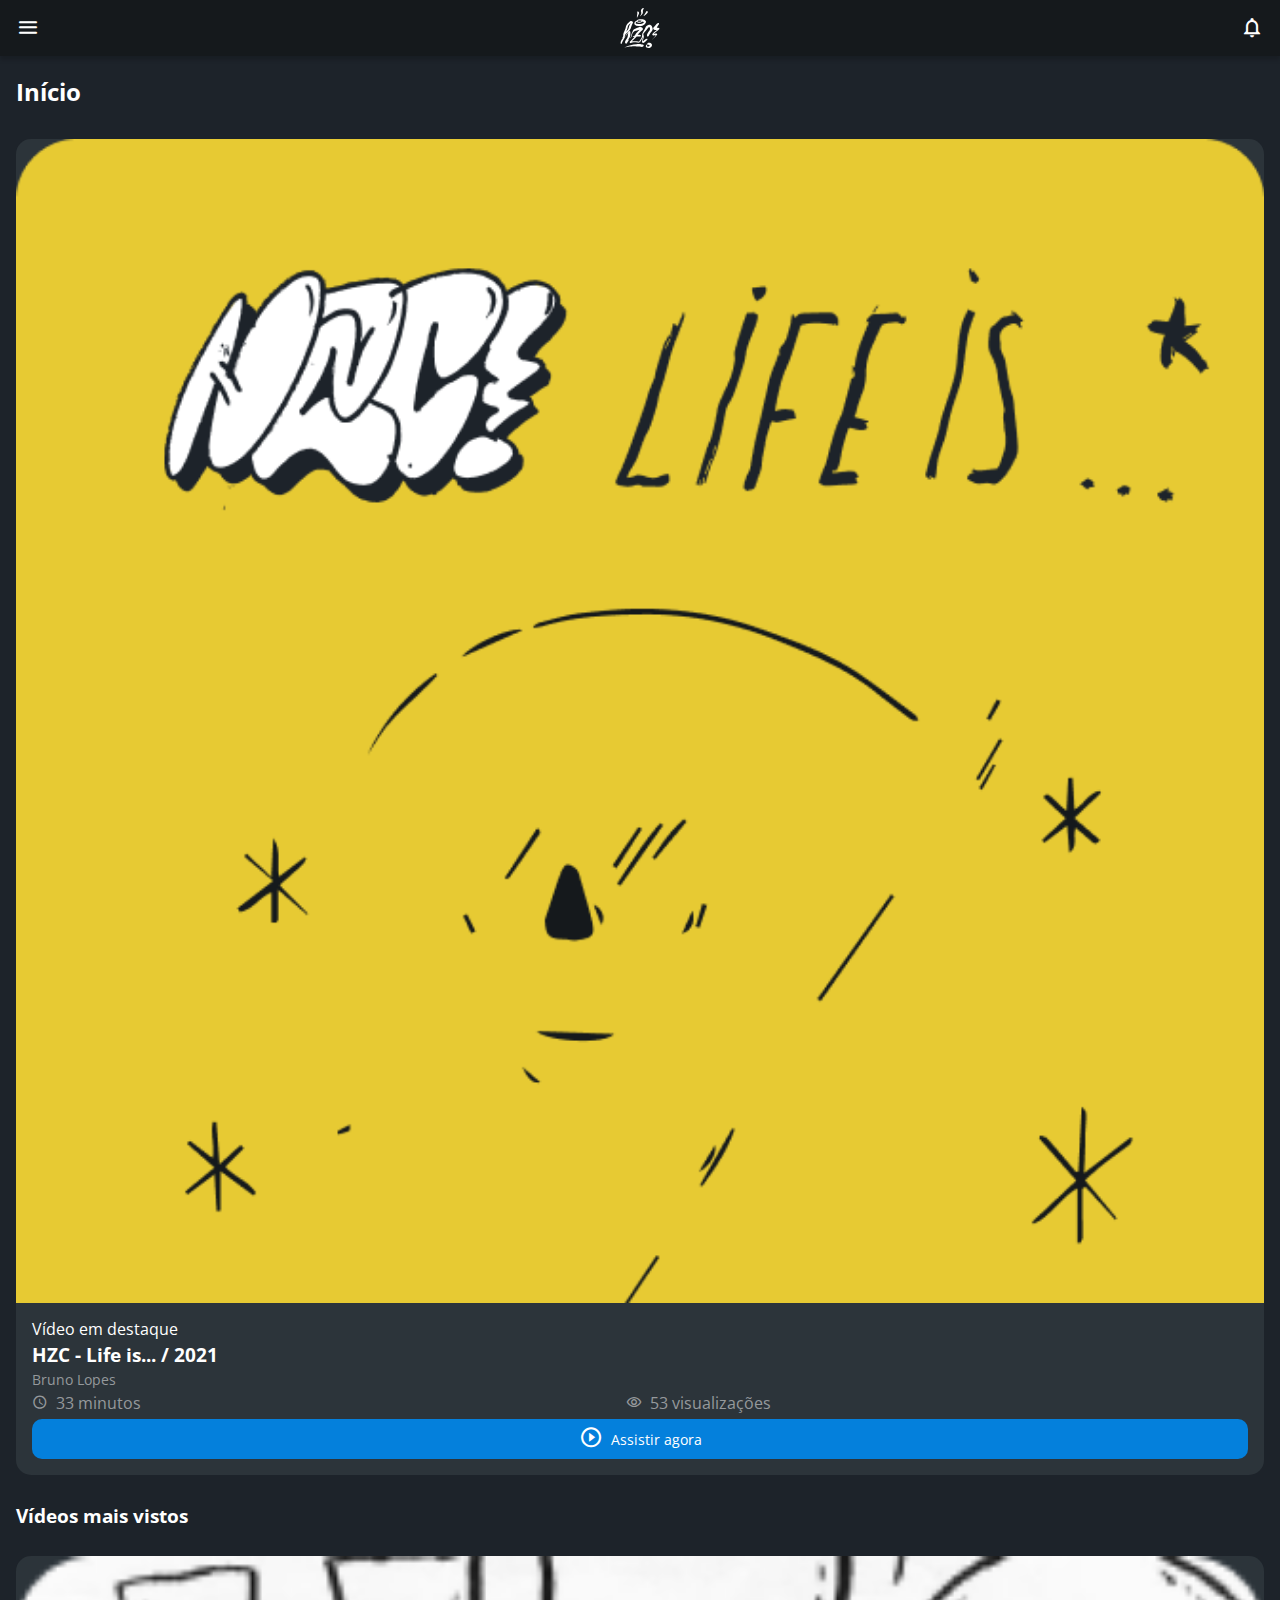
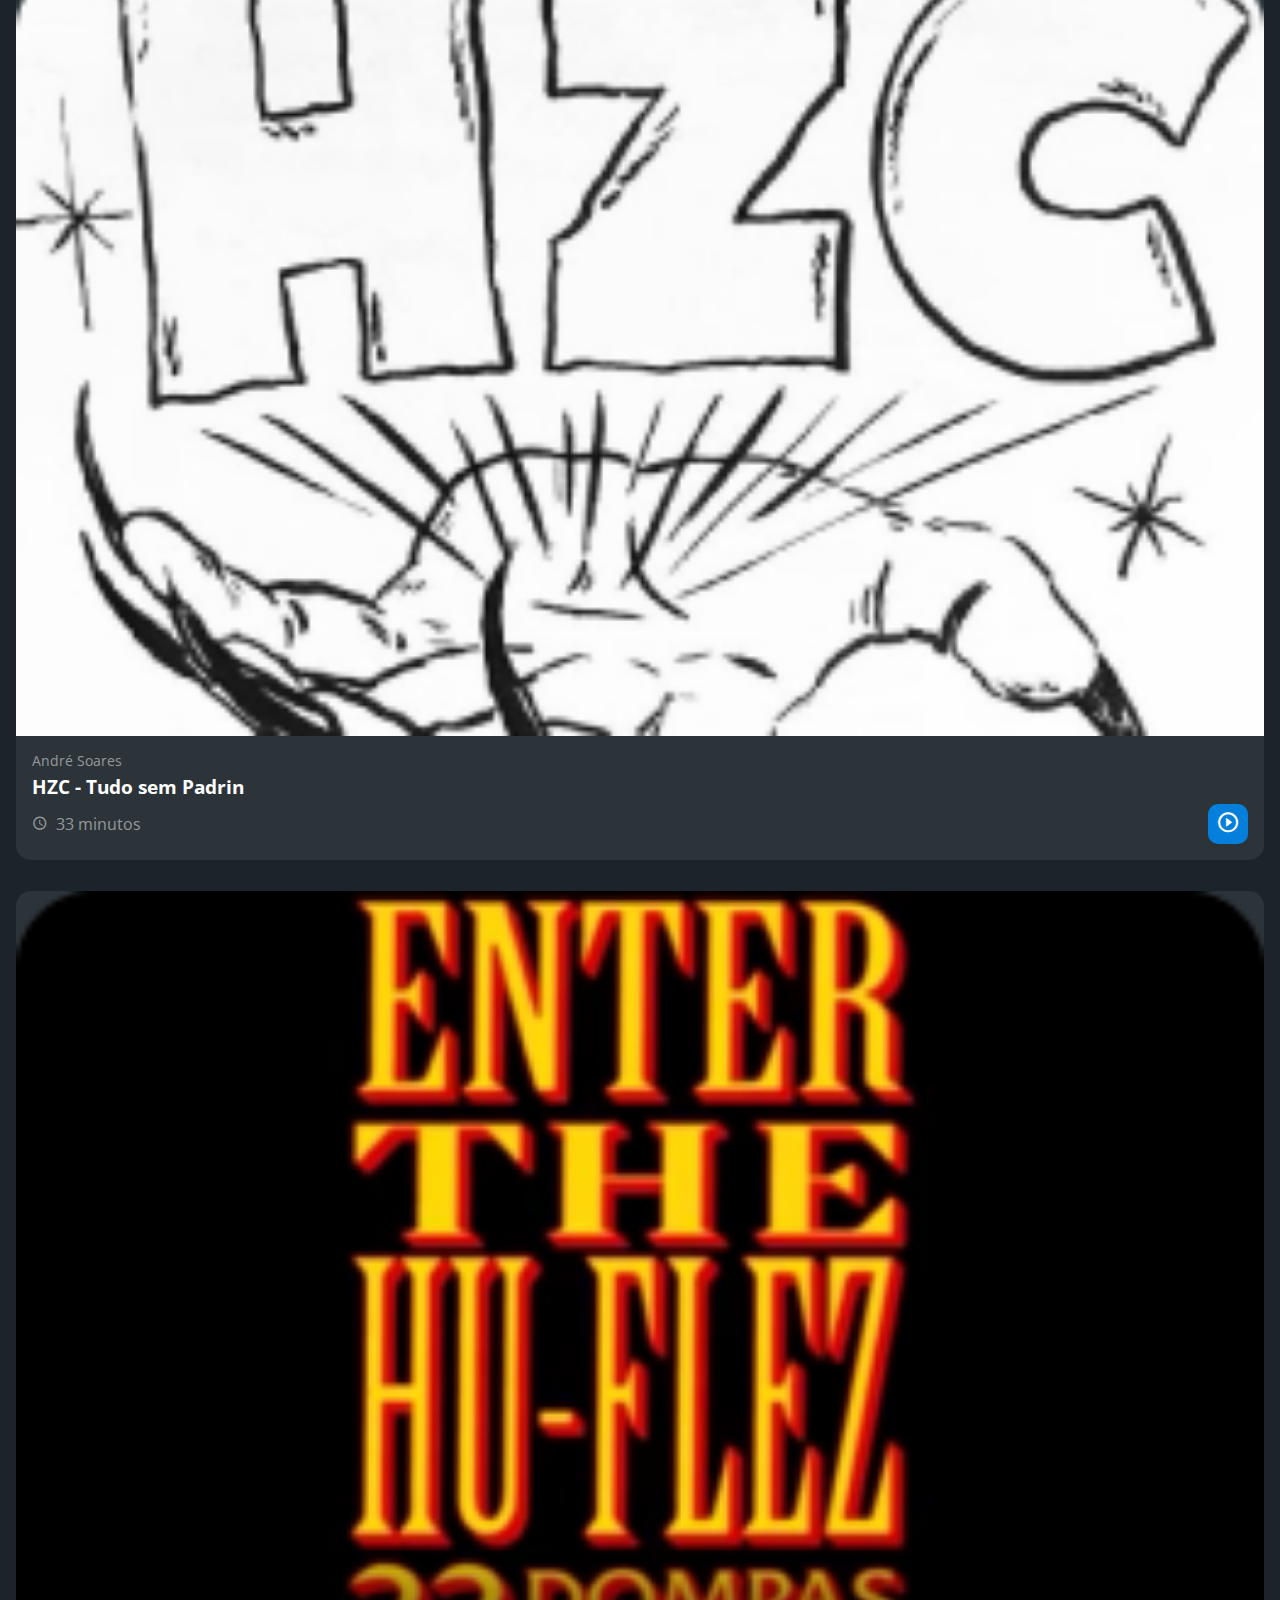
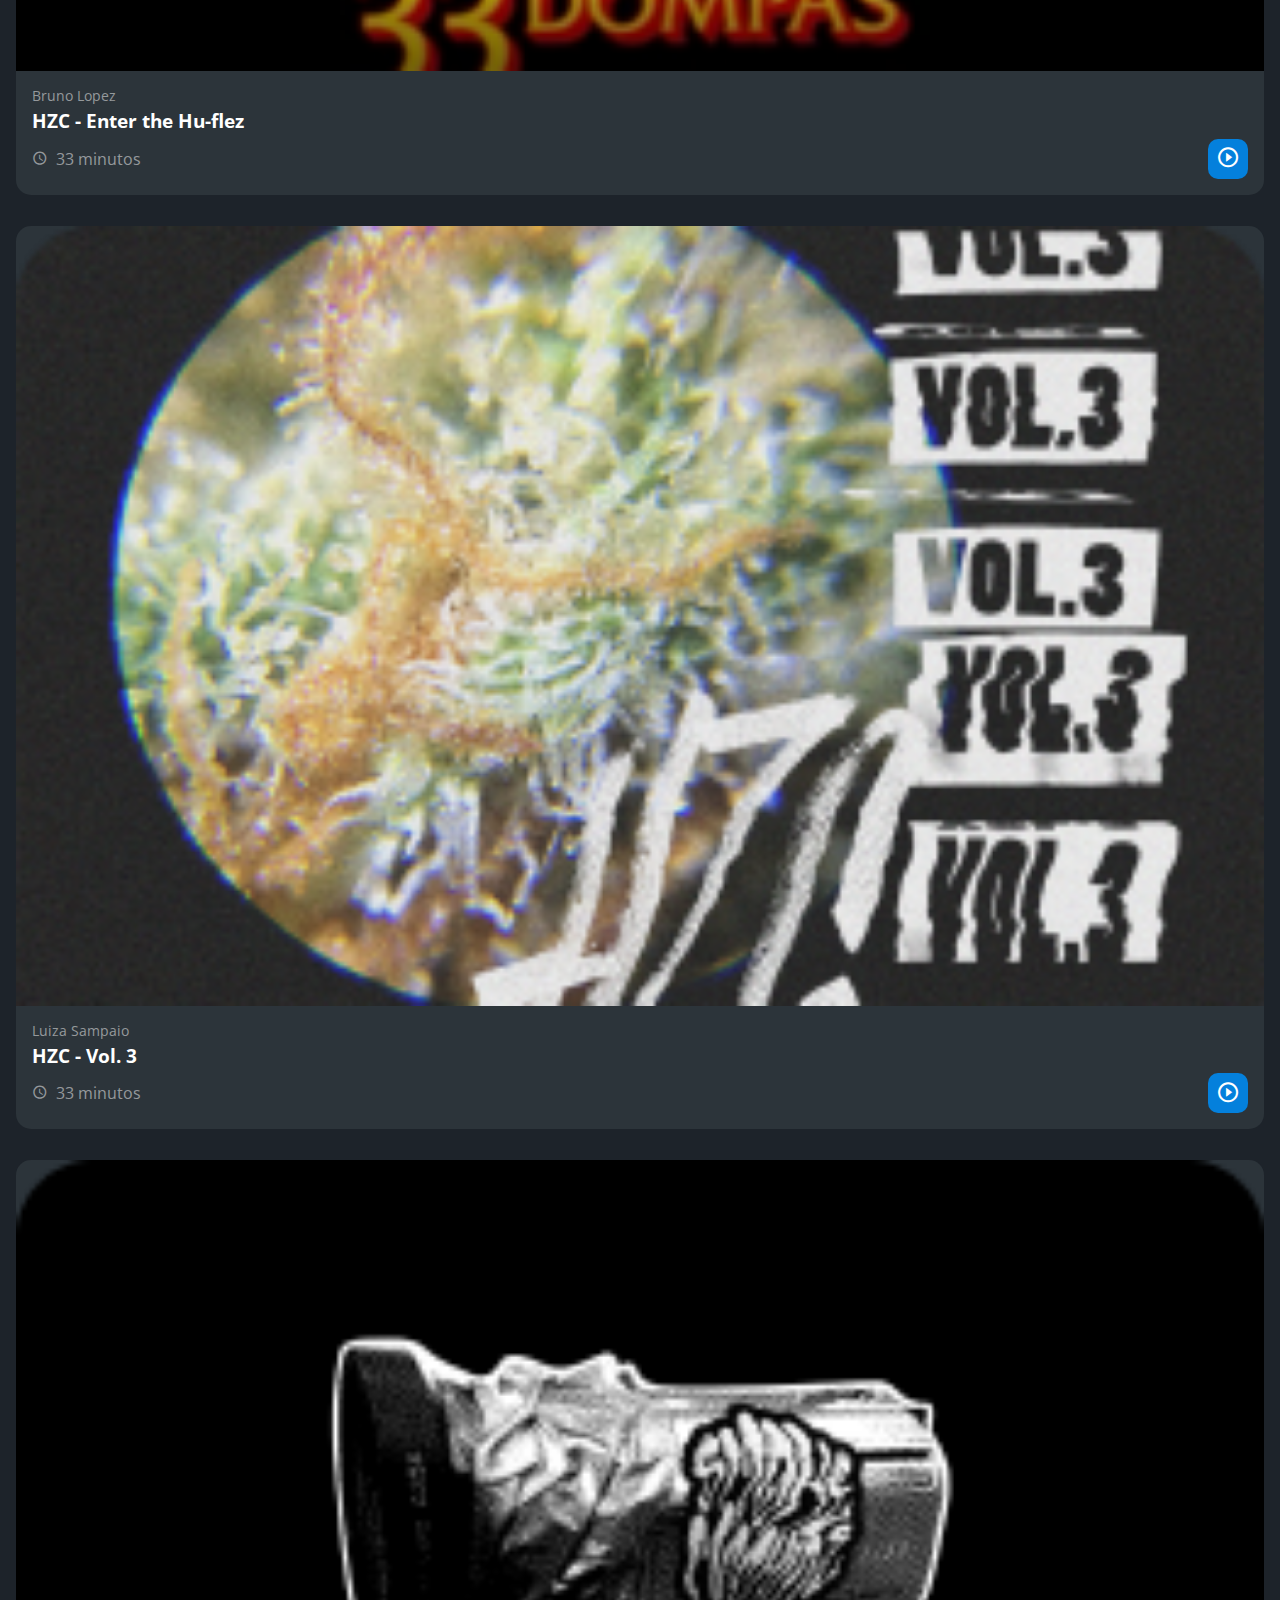
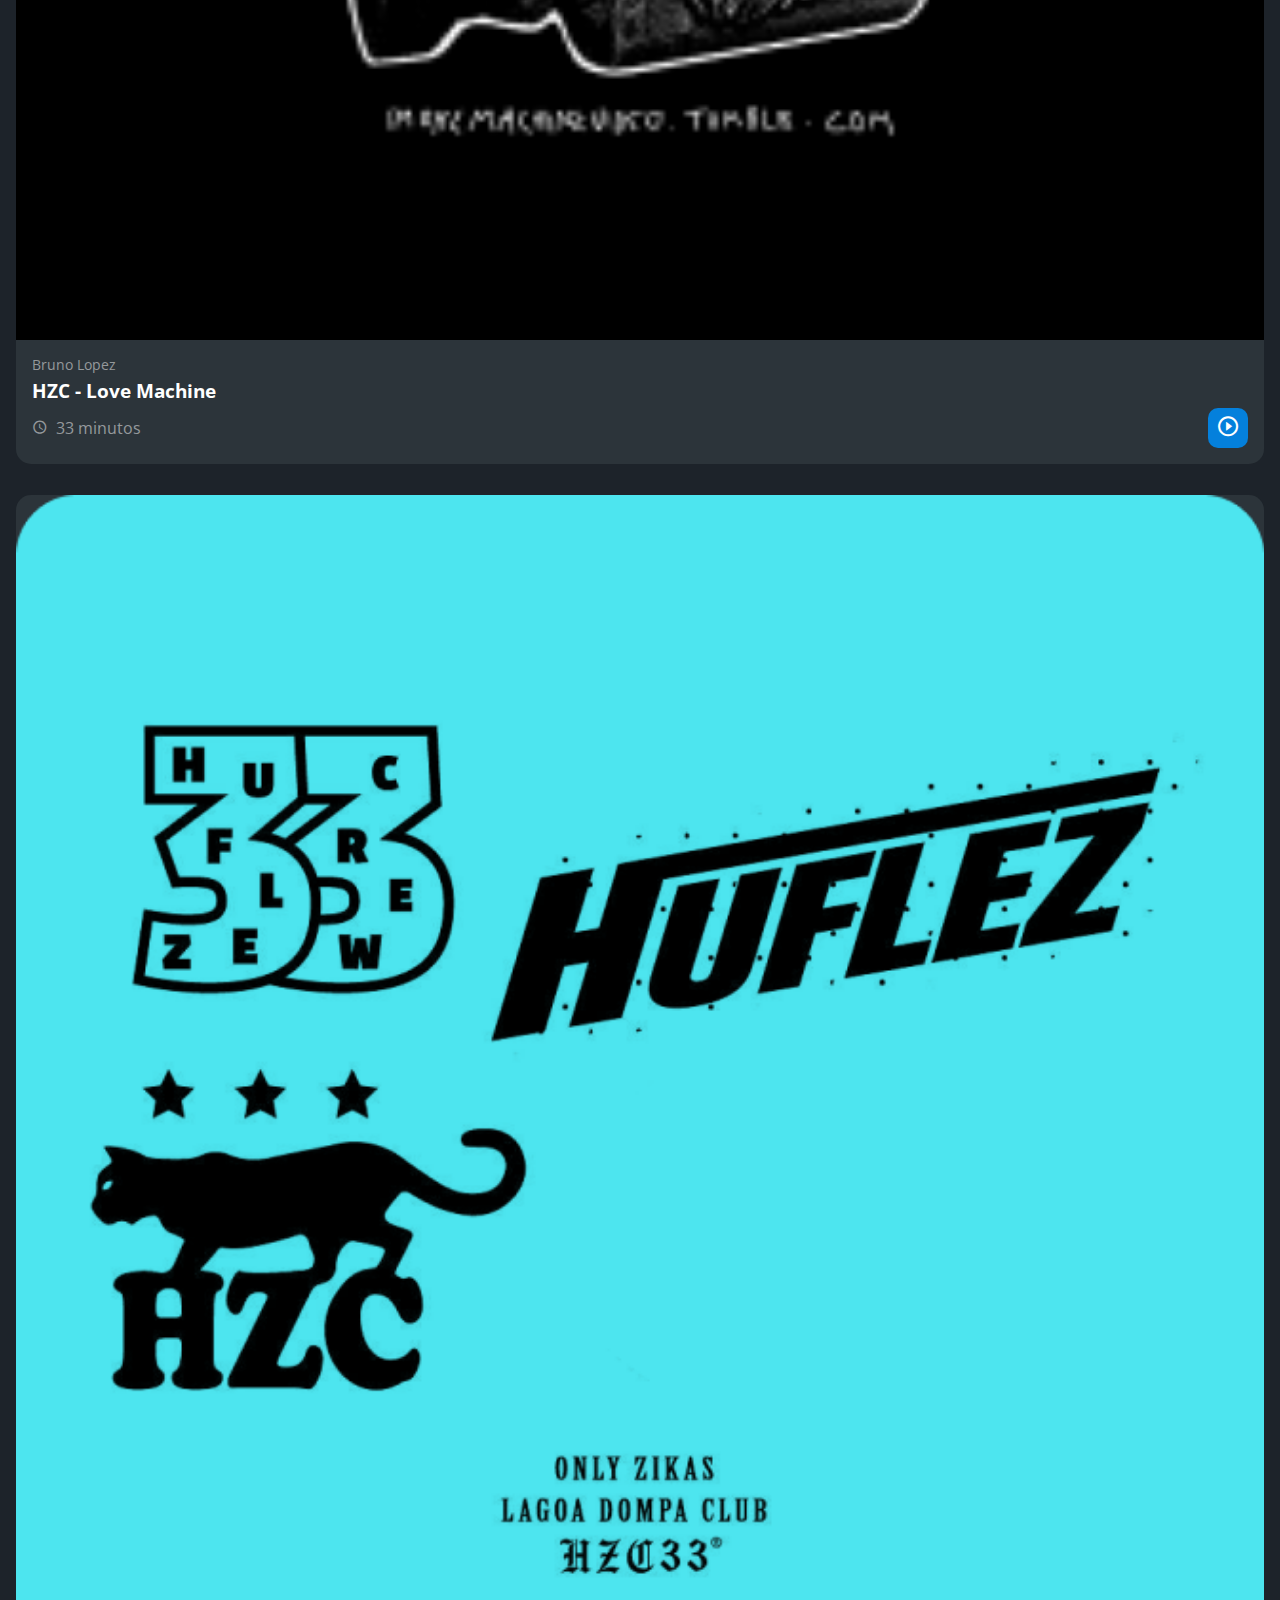
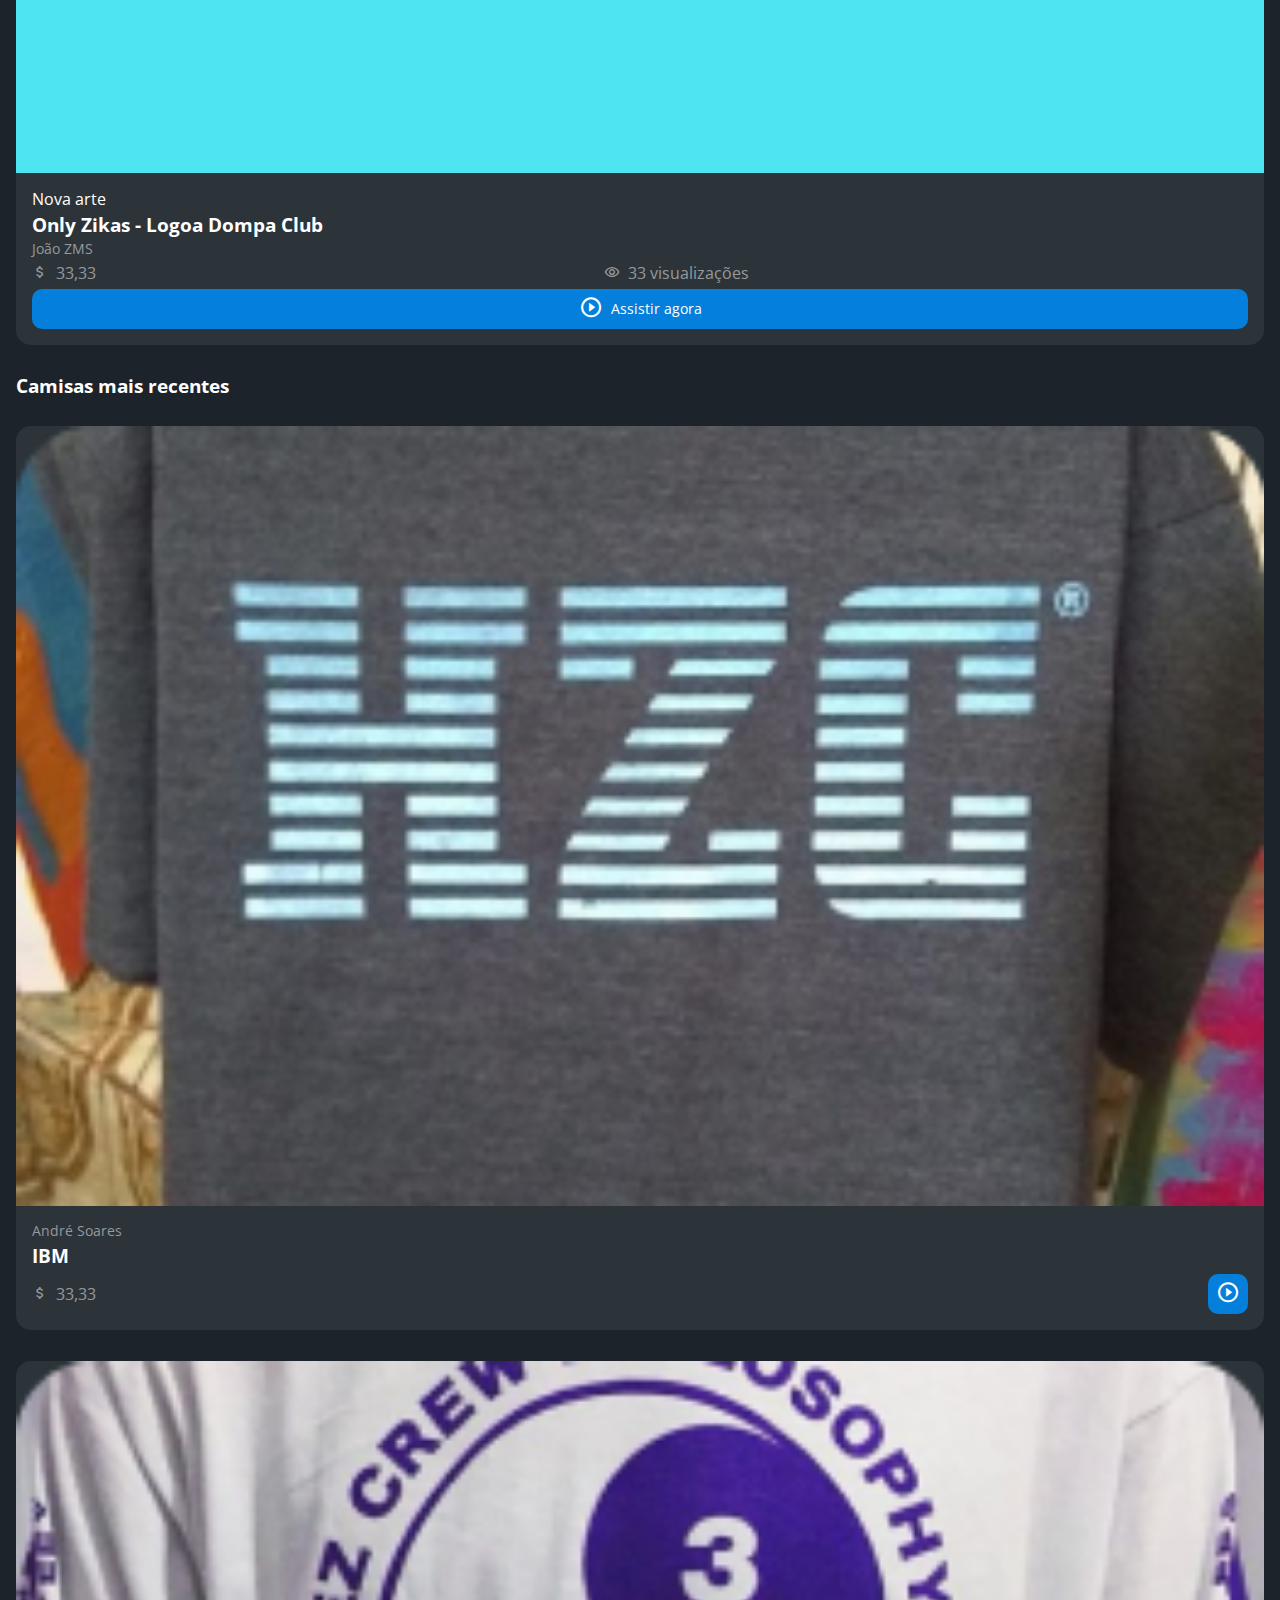
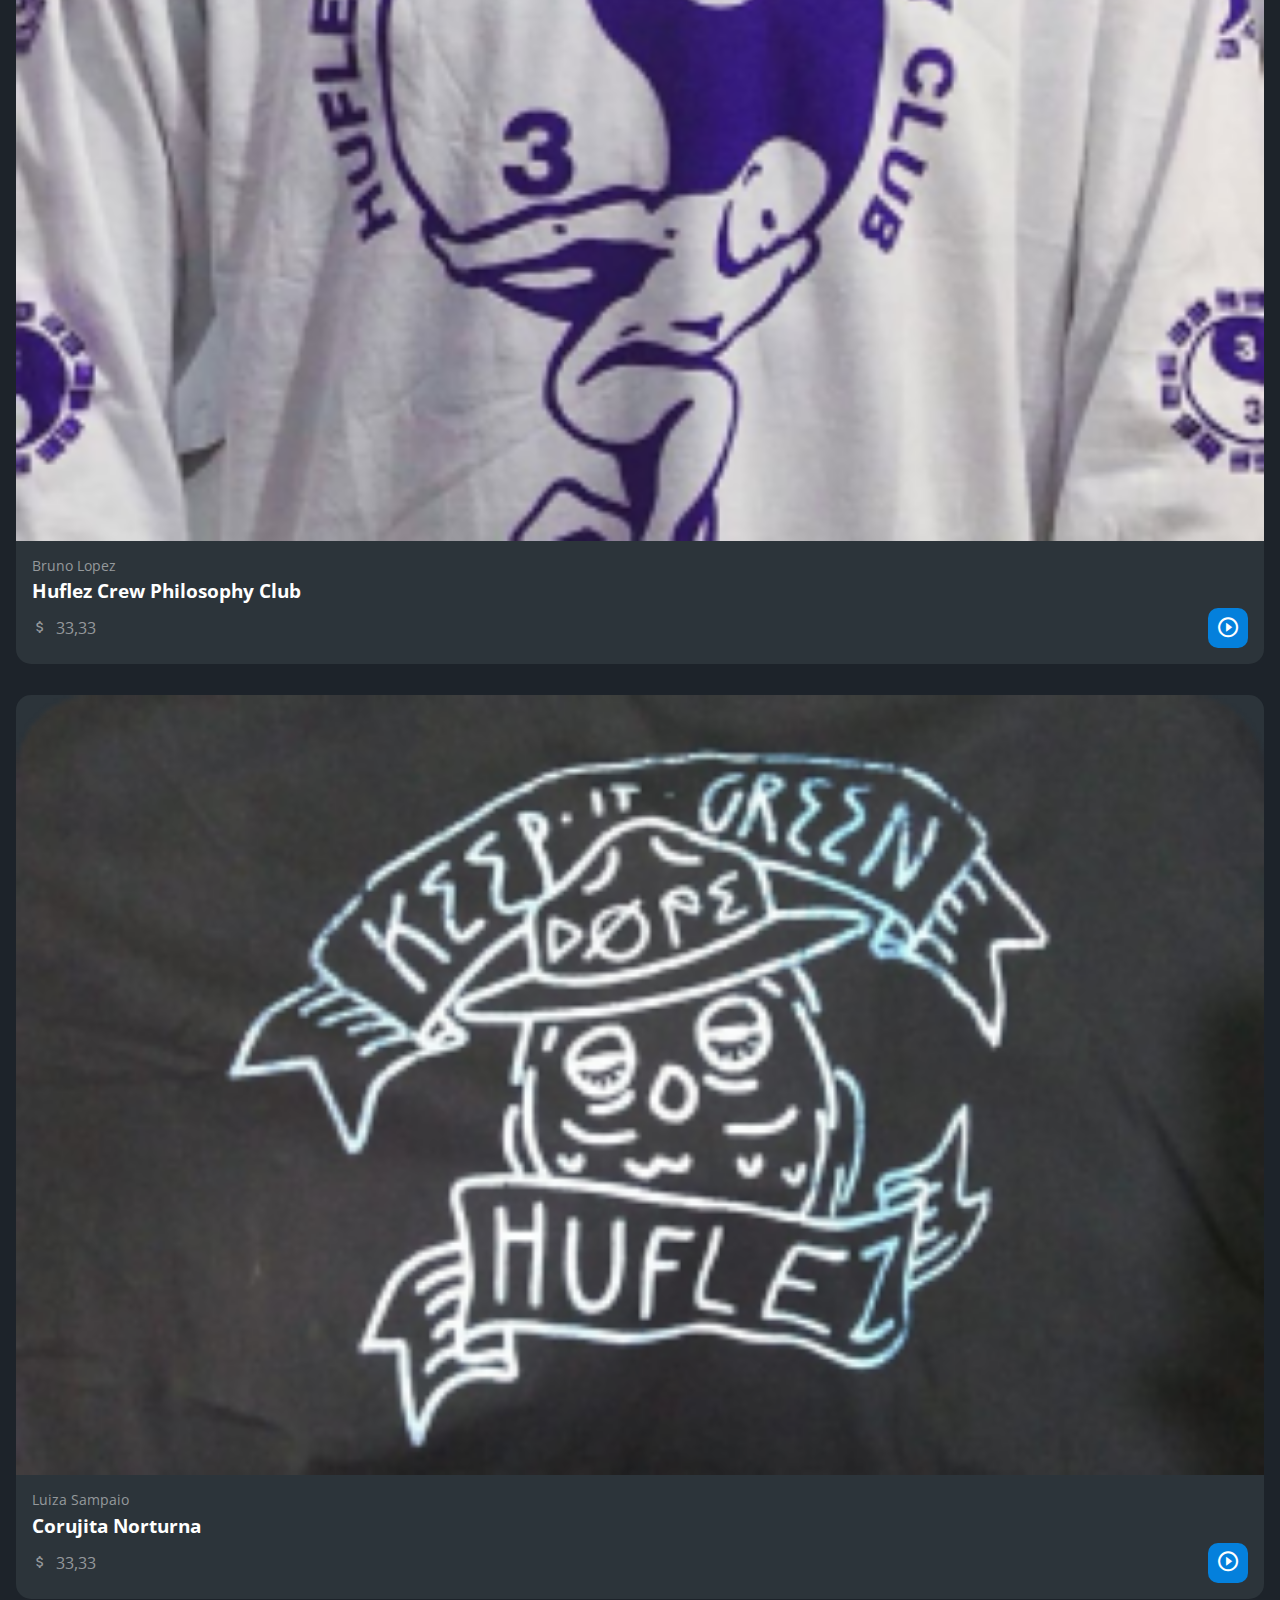
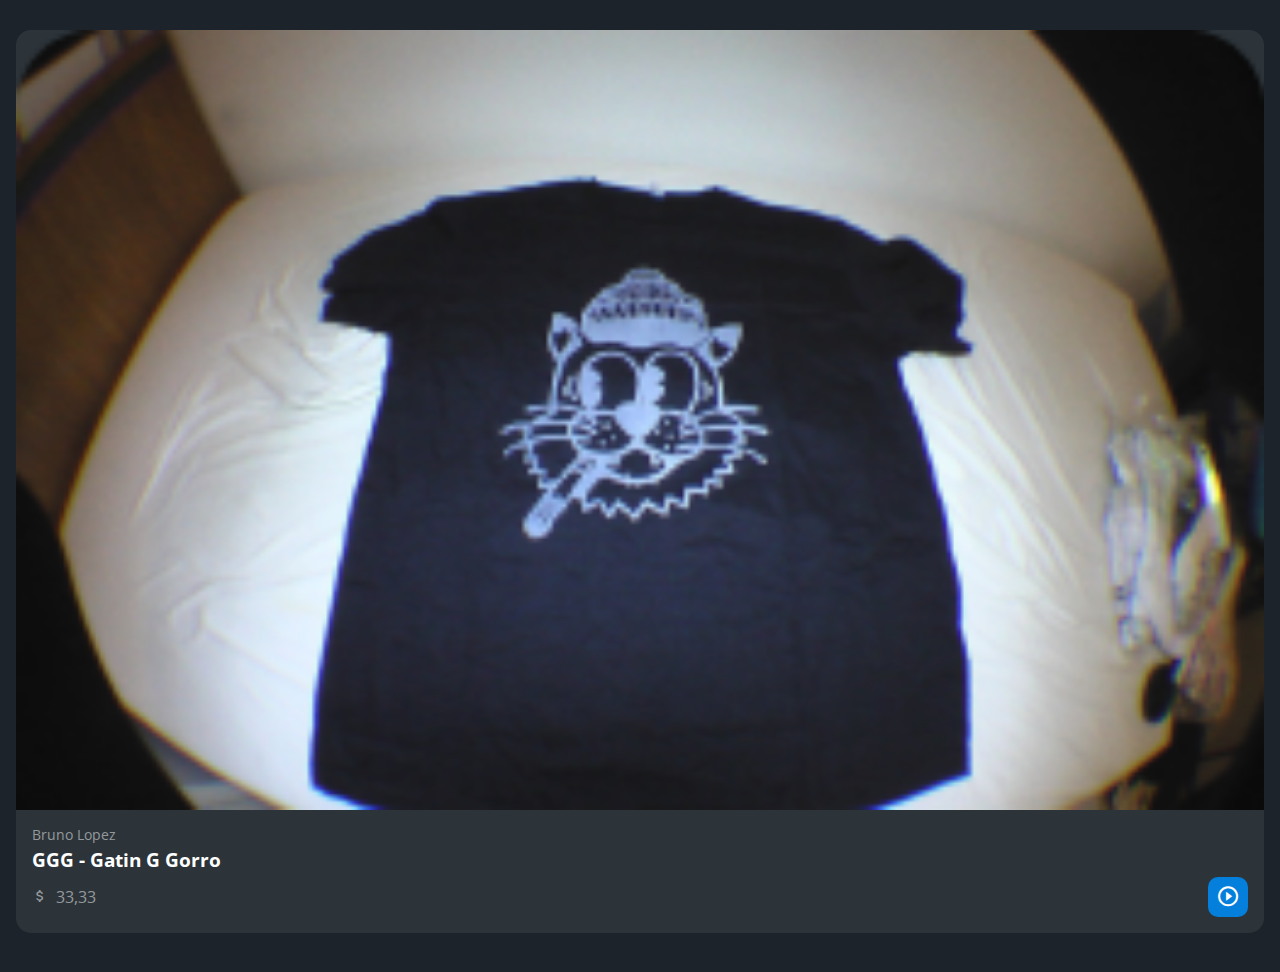
<file: index.html>
<!DOCTYPE html>
<html lang="pt-br">
<head>
    <meta charset="UTF-8">
    <meta http-equiv="X-UA-Compatible" content="IE=edge">
    <meta name="viewport" content="width=device-width, initial-scale=1.0">
    <title>HZC | Home</title>
    <link rel="preconnect" href="https://fonts.googleapis.com">
    <link rel="preconnect" href="https://fonts.gstatic.com" crossorigin>
    <link rel="stylesheet" href="https://fonts.googleapis.com/css2?family=Open+Sans:wght@400;600;700&display=swap">
    <link rel="stylesheet" href="assets/css/reset.css">
    <link rel="stylesheet" href="assets/css/estilos.css">
</head>
<body>
    <header class="cabecalho">
        <button class="cabecalho__menu" aria-label="Menu"><i></i></button>
        <img src="assets/img/logo.svg" alt="Logotipo da HZC" class="cabecalho__logo">
        <p class="cabecalho__perfil">Bruno Lopez</p>
        <button class="cabecalho__notificacao" aria-label="Notificação"><i></i></button>
    </header>
    <nav class="menu-lateral">
        <img src="assets/img/logo.svg" alt="Logotipo da HZC" class="menu-lateral__logo">
        <a href="index.html" class="menu-lateral__link menu-lateral__link--inicio menu-lateral__link--ativo">Início</a>
        <a href="videos.html" class="menu-lateral__link menu-lateral__link--videos">Vídeos</a>
        <a href="picos.html" class="menu-lateral__link menu-lateral__link--picos">Picos</a>
        <a href="#" class="menu-lateral__link menu-lateral__link--integrantes">Integrantes</a>
        <a href="#" class="menu-lateral__link menu-lateral__link--camisas">Camisas</a>
        <a href="#" class="menu-lateral__link menu-lateral__link--pinturas">Pinturas</a>
    </nav>
    <main class="principal">
        <h2 class="titulo-pagina desktop">Início</h2>
        <article class="cartao cartao--destaque destaque-video pico__link--2 desktop">
            <img src="assets/img/banner-mobile_1.png" alt="Banner do cartao" class="cartao__imagem cartao__imagem--mobile">
            <img src="assets/img/banner_1.png" alt="Banner do cartao" class="cartao__imagem cartao__imagem--desktop">
            <div class="cartao__conteudo cartao__conteudo--principal">
                <p class="cartao__destaque cartao-principal">Vídeo em destaque</p>
                <h3 class="cartao__titulo cartao-principal--titulo">HZC - Life is... / 2021</h3>
                <p class="cartao__perfil cartao-principal--perfil">Bruno Lopes</p>
                <p class="cartao__info cartao__info--tempo cartao-principal--tempo">33 minutos</p>
                <p class="cartao__info cartao__info--visualizacao cartao-principal--vizualizacao">53 visualizações</p>
                <a class="cartao__botao cartao__botao--play cartao__botao--destaque pico__link cartao-principal--botao" href="video_1.html">
                <button>Assistir agora</button>
                </a>
            </div>
        </article>
        <article class="cartao cartao--recentes videos-recentes">
            <h3 class="cartao__titulo">Vídeos recentes</h3>
            <a href="#" class="cartao__link">Ver todos</a>
            <ul class="cartao__lista">
                <li class="cartao__item pico__link">
                    <img src="assets/img/miniatura_1.png" alt="Thumbnail" class="cartao__item-thumbnail">
                    <h4 class="cartao__item-titulo">HZC - Love machine</h4>
                    <p class="cartao__item-perfil">Júlia Fonseca</p>
                </li>
                <li class="cartao__item pico__link">
                    <img src="assets/img/miniatura_2.png" alt="Thumbnail" class="cartao__item-thumbnail">
                    <h4 class="cartao__item-titulo">HZC - Vol. 3</h4>
                    <p class="cartao__item-perfil">Júlia Fonseca</p>
                </li>
                <li class="cartao__item pico__link">
                    <img src="assets/img/miniatura_3.png" alt="Thumbnail" class="cartao__item-thumbnail">
                    <h4 class="cartao__item-titulo">HZC - Pescaria na Urca</h4>
                    <p class="cartao__item-perfil">Júlia Fonseca</p>
                </li>
                <li class="cartao__item pico__link">
                    <img src="assets/img/miniatura_4.png" alt="Thumbnail" class="cartao__item-thumbnail">
                    <h4 class="cartao__item-titulo">Vidalocagi - Guerreiros do Asfalto</h4>
                    <p class="cartao__item-perfil">Júlia Fonseca</p>
                </li>
                <li class="cartao__item pico__link">
                    <img src="assets/img/miniatura_5.png" alt="Thumbnail" class="cartao__item-thumbnail">
                    <h4 class="cartao__item-titulo">Vidalocagi - Não importa o nível</h4>
                    <p class="cartao__item-perfil">Júlia Fonseca</p>
                </li>
            </ul>
        </article>
        <section class="secao secao-videos">
            <h3 class="titulo-secao">Vídeos mais vistos</h3>
            <article class="cartao pico__link">
                <img src="assets/img/video_1.png" alt="Vídeo" class="cartao__imagem">
                <div class="cartao__conteudo">
                    <p class="cartao__perfil">André Soares</p>
                    <h3 class="cartao__titulo">HZC - Tudo sem Padrin</h3>
                    <p class="cartao__info cartao__info--tempo">33 minutos</p>
                    <button class="cartao__botao cartao__botao--play pico__link" aria-label="Assistir agora"></button>
                </div>
            </article>
            <article class="cartao pico__link">
                <img src="assets/img/video_2.png" alt="Vídeo" class="cartao__imagem">
                <div class="cartao__conteudo">
                    <p class="cartao__perfil">Bruno Lopez</p>
                    <h3 class="cartao__titulo">HZC - Enter the Hu-flez</h3>
                    <p class="cartao__info cartao__info--tempo">33 minutos</p>
                    <button class="cartao__botao cartao__botao--play pico__link" aria-label="Assistir agora"></button>
                </div>
            </article>
            <article class="cartao pico__link">
                <img src="assets/img/video_3.png" alt="Vídeo" class="cartao__imagem">
                <div class="cartao__conteudo">
                    <p class="cartao__perfil">Luiza Sampaio</p>
                    <h3 class="cartao__titulo">HZC - Vol. 3</h3>
                    <p class="cartao__info cartao__info--tempo">33 minutos</p>
                    <button class="cartao__botao cartao__botao--play pico__link" aria-label="Assistir agora"></button>
                </div>
            </article>
            <article class="cartao pico__link">
                <img src="assets/img/video_4.png" alt="Vídeo" class="cartao__imagem">
                <div class="cartao__conteudo">
                    <p class="cartao__perfil">Bruno Lopez</p>
                    <h3 class="cartao__titulo">HZC - Love Machine</h3>
                    <p class="cartao__info cartao__info--tempo">33 minutos</p>
                    <button class="cartao__botao cartao__botao--play pico__link" aria-label="Assistir agora"></button>
                </div>
            </article>
        </section>
        <article class="cartao cartao--recentes produtos-recentes">
            <h3 class="cartao__titulo">Novas Artes</h3>
            <a href="#" class="cartao__link">Ver todos</a>
            <ul class="cartao__lista">
                <li class="cartao__item pico__link">
                    <img src="assets/img/arte_1.jpg" alt="Thumbnail" class="cartao__item-thumbnail">
                    <h4 class="cartao__item-titulo">Sem título 01</h4>
                    <p class="cartao__item-perfil">Antonio Tebyriçá</p>
                </li>
                <li class="cartao__item pico__link">
                    <img src="assets/img/arte_2.jpg" alt="Thumbnail" class="cartao__item-thumbnail">
                    <h4 class="cartao__item-titulo">Sem título 02</h4>
                    <p class="cartao__item-perfil">Antonio Tebyriçá</p>
                </li>
                <li class="cartao__item pico__link">
                    <img src="assets/img/arte_3.jpg" alt="Thumbnail" class="cartao__item-thumbnail">
                    <h4 class="cartao__item-titulo">Segurança</h4>
                    <p class="cartao__item-perfil">Raphael Gibson</p>
                </li>
                <li class="cartao__item pico__link">
                    <img src="assets/img/arte_4.jpg" alt="Thumbnail" class="cartao__item-thumbnail">
                    <h4 class="cartao__item-titulo">Malunguisse</h4>
                    <p class="cartao__item-perfil">Carolina Canavarro</p>
                </li>
                <li class="cartao__item pico__link">
                    <img src="assets/img/arte_5.jpg" alt="Thumbnail" class="cartao__item-thumbnail">
                    <h4 class="cartao__item-titulo">Coroa da Converse</h4>
                    <p class="cartao__item-perfil">Nikolas de Murtas</p>
                </li>
                <li class="cartao__item pico__link">
                    <img src="assets/img/arte_6.jpg" alt="Thumbnail" class="cartao__item-thumbnail">
                    <h4 class="cartao__item-titulo">Segurança</h4>
                    <p class="cartao__item-perfil">Raphael Gibson</p>
                </li>
                <li class="cartao__item pico__link">
                    <img src="assets/img/arte_7.jpg" alt="Thumbnail" class="cartao__item-thumbnail">
                    <h4 class="cartao__item-titulo">Sem título 03</h4>
                    <p class="cartao__item-perfil">Antonio Tebyriçá</p>
                </li>
            </ul>
        </article>
        <article class="cartao cartao--destaque destaque-produtos pico__link--2">
            <img src="assets/img/banner-mobile_2.png" alt="Banner do cartao" class="cartao__imagem cartao__imagem--mobile">
            <img src="assets/img/banner_2.png" alt="Banner do cartao" class="cartao__imagem cartao__imagem--desktop">
            <div class="cartao__conteudo cartao__conteudo--principal">
                <p class="cartao__destaque cartao-principal">Nova arte</p>
                <h3 class="cartao__titulo cartao-principal--titulo">Only Zikas - Logoa Dompa Club</h3>
                <p class="cartao__perfil cartao-principal--perfil">João ZMS</p>
                <p class="cartao__info cartao__info--preco cartao-principal--tempo">33,33</p>
                <p class="cartao__info cartao__info--visualizacao cartao-principal--vizualizacao">33 visualizações</p>
                <a class="cartao__botao cartao__botao--play cartao__botao--destaque pico__link cartao-principal--botao" href="#">
                <button class=" ">Assistir agora</button>
                </a>
            </div>
        </article>
        <section class="secao secao-produtos">
            <h3 class="titulo-secao">Camisas mais recentes</h3>
            <article class="cartao pico__link">
                <img src="assets/img/produto_1.png" alt="Vídeo" class="cartao__imagem">
                <div class="cartao__conteudo">
                    <p class="cartao__perfil">André Soares</p>
                    <h3 class="cartao__titulo">IBM</h3>
                    <p class="cartao__info cartao__info--preco">33,33</p>
                    <button class="cartao__botao cartao__botao--play pico__link" aria-label="Assistir agora"></button>
                </div>
            </article>
            <article class="cartao pico__link">
                <img src="assets/img/produto_2.png" alt="Vídeo" class="cartao__imagem">
                <div class="cartao__conteudo">
                    <p class="cartao__perfil">Bruno Lopez</p>
                    <h3 class="cartao__titulo">Huflez Crew Philosophy Club</h3>
                    <p class="cartao__info cartao__info--preco">33,33</p>
                    <button class="cartao__botao cartao__botao--play pico__link" aria-label="Assistir agora"></button>
                </div>
            </article>
            <article class="cartao pico__link">
                <img src="assets/img/produto_3.png" alt="Vídeo" class="cartao__imagem">
                <div class="cartao__conteudo">
                    <p class="cartao__perfil">Luiza Sampaio</p>
                    <h3 class="cartao__titulo">Corujita Norturna</h3>
                    <p class="cartao__info cartao__info--preco">33,33</p>
                    <button class="cartao__botao cartao__botao--play pico__link" aria-label="Assistir agora"></button>
                </div>
            </article>
            <article class="cartao pico__link">
                <img src="assets/img/produto_4.png" alt="Vídeo" class="cartao__imagem">
                <div class="cartao__conteudo">
                    <p class="cartao__perfil">Bruno Lopez</p>
                    <h3 class="cartao__titulo">GGG - Gatin G Gorro</h3>
                    <p class="cartao__info cartao__info--preco">33,33</p>
                    <button class="cartao__botao cartao__botao--play pico__link pico__link" aria-label="Assistir agora"></button>
                </div>
            </article>
        </section>
    </main>
    <script src="index.js"></script>
</body>
</html>
</file>
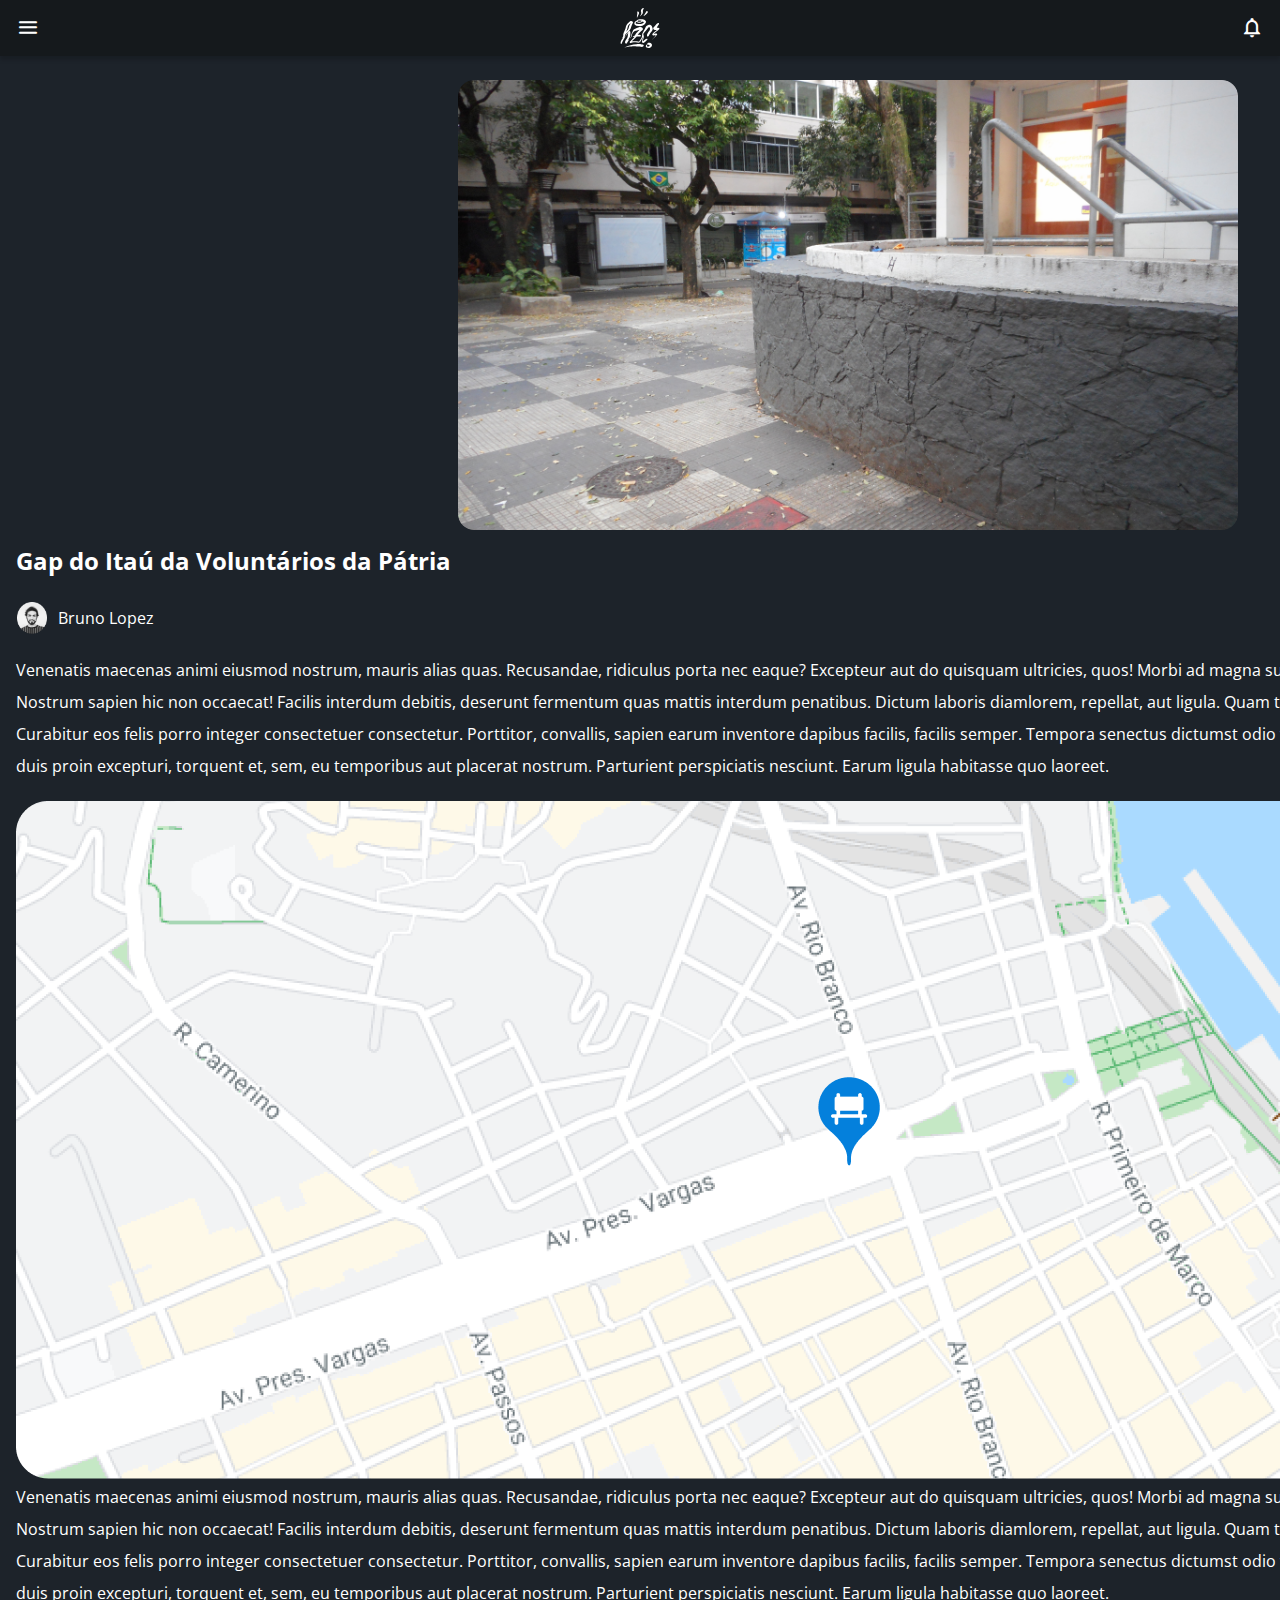
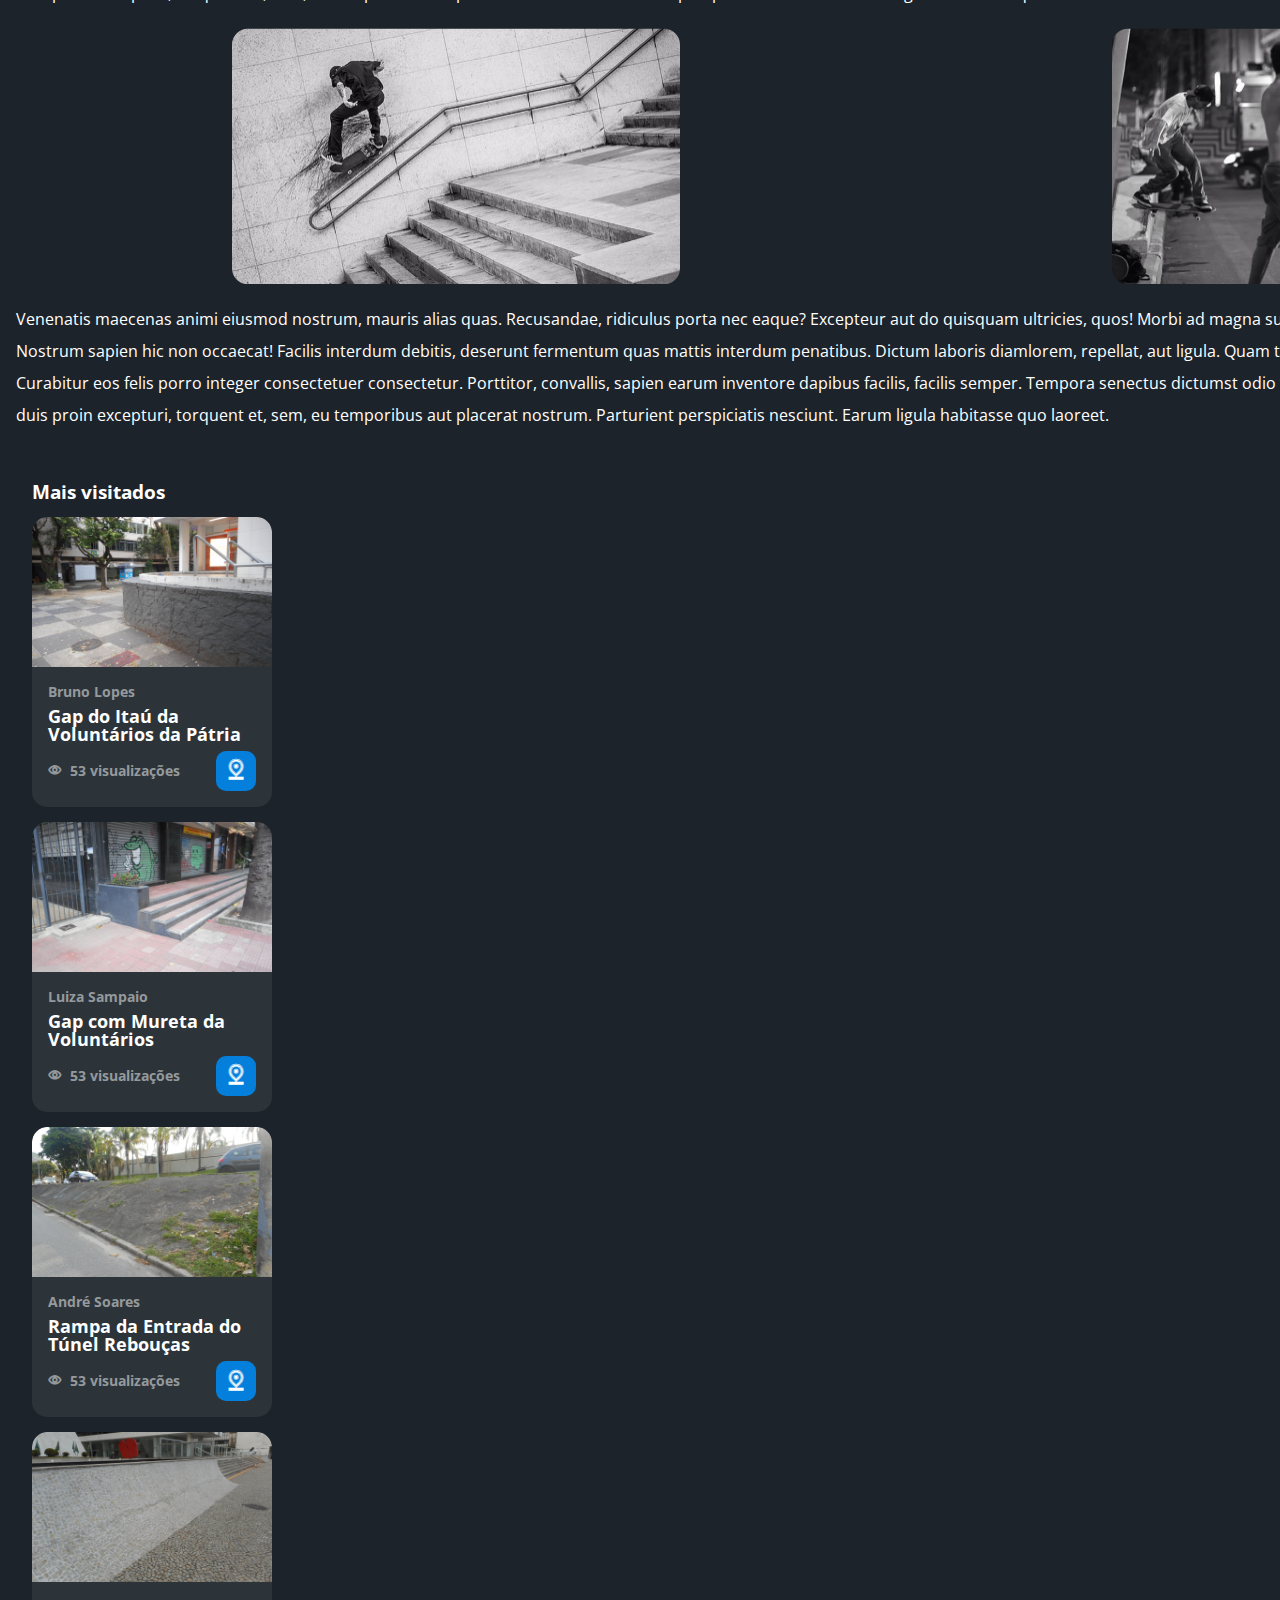
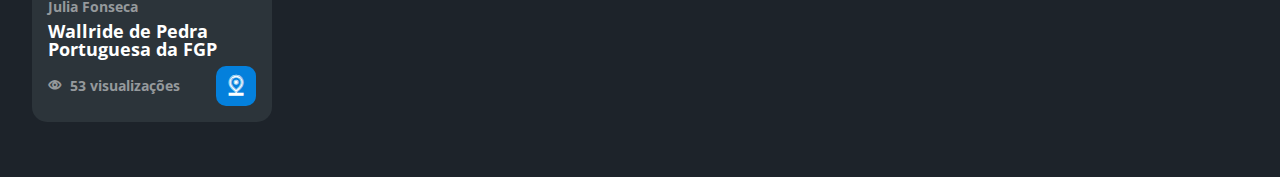
<file: pico_1.html>
<!DOCTYPE html>
<html lang="en">
 <head>
    <meta charset="UTF-8">
    <meta http-equiv="X-UA-Compatible" content="IE=edge">
    <meta name="viewport" content="width=device-width, initial-scale=1.0">
    <title>HZC | Vídeos</title>
    <link rel="preconnect" href="https://fonts.googleapis.com">
    <link rel="preconnect" href="https://fonts.gstatic.com" crossorigin>
    <link rel="stylesheet" href="https://fonts.googleapis.com/css2?family=Open+Sans:wght@400;600;700&display=swap">
    <link rel="stylesheet" href="assets/css/reset.css">
    <link rel="stylesheet" href="assets/css/estilos.css">
</head>
<body>
    <header class="cabecalho">
        <button class="cabecalho__menu" aria-label="Menu"><i></i></button>
        <img src="assets\img\logo.svg" alt="Logotipo da HZC" class="cabecalho__logo">
        <p class="cabecalho__perfil">Bruno Lopez</p>
        <button class="cabecalho__notificacao" aria-label="Notificação"><i></i></button>
    </header>
    <nav class="menu-lateral">
        <img src="assets\img\logo.svg" alt="Logotipo da HZC" class="menu-lateral__logo">
        <a href="index.html" class="menu-lateral__link menu-lateral__link--inicio">Início</a>
        <a href="videos.html" class="menu-lateral__link menu-lateral__link--videos">Vídeos</a>
        <a href="picos.html" class="menu-lateral__link menu-lateral__link--picos menu-lateral__link--ativo">Picos</a>
        <a href="#" class="menu-lateral__link menu-lateral__link--integrantes">Integrantes</a>
        <a href="#" class="menu-lateral__link menu-lateral__link--camisas">Camisas</a>
        <a href="#" class="menu-lateral__link menu-lateral__link--pinturas">Pinturas</a>
    </nav>
    <main class="principal">
        <section class="videos--desktop">

            <div class="fotos">
            <img class="foto--0" src="assets\img\artigo_1.png" alt="gap do itaú">
            </div>

            <h2 class="titulo-pagina"> Gap do Itaú da Voluntários da Pátria</h2>

            <div class="autor">
                <p class="autor__perfil">Bruno Lopez</p>
                <p class="cartao__info cartao__info--tempo tempo--postagem">53 minutos</p>
            </div>




            <p class="videos--texto">Venenatis maecenas animi eiusmod nostrum, mauris alias quas. Recusandae, ridiculus porta nec eaque? Excepteur aut do quisquam ultricies, quos! Morbi ad magna sunt anim imperdiet iusto hymenaeos voluptate? Nostrum sapien hic non occaecat! Facilis interdum debitis, deserunt fermentum quas mattis interdum penatibus. Dictum laboris diamlorem, repellat, aut ligula. Quam tellus, facilisis possimus? Quidem nunc! Aenean sem! Curabitur eos felis porro integer consectetuer consectetur. Porttitor, convallis, sapien earum inventore dapibus facilis, facilis semper. Tempora senectus dictumst odio vivamus pariatur, praesentium laoreet, hendrerit duis proin excepturi, torquent et, sem, eu temporibus aut placerat nostrum. Parturient perspiciatis nesciunt. Earum ligula habitasse quo laoreet.</p>

            <img class="foto-mapa" src="assets\img\artigo_2.png" alt="">

            <p class="videos--texto">Venenatis maecenas animi eiusmod nostrum, mauris alias quas. Recusandae, ridiculus porta nec eaque? Excepteur aut do quisquam ultricies, quos! Morbi ad magna sunt anim imperdiet iusto hymenaeos voluptate? Nostrum sapien hic non occaecat! Facilis interdum debitis, deserunt fermentum quas mattis interdum penatibus. Dictum laboris diamlorem, repellat, aut ligula. Quam tellus, facilisis possimus? Quidem nunc! Aenean sem! Curabitur eos felis porro integer consectetuer consectetur. Porttitor, convallis, sapien earum inventore dapibus facilis, facilis semper. Tempora senectus dictumst odio vivamus pariatur, praesentium laoreet, hendrerit duis proin excepturi, torquent et, sem, eu temporibus aut placerat nostrum. Parturient perspiciatis nesciunt. Earum ligula habitasse quo laoreet.</p>
            <div class="fotos">
            <img class="foto--1" src="assets\img\artigo_3.png" alt="foto skatista trilhando em um corrimão">
            <img class="foto--2" src="assets\img\artigo_4.png" alt="foto skatista trilhando em um box">            
            </div>

            <p class="videos--texto">Venenatis maecenas animi eiusmod nostrum, mauris alias quas. Recusandae, ridiculus porta nec eaque? Excepteur aut do quisquam ultricies, quos! Morbi ad magna sunt anim imperdiet iusto hymenaeos voluptate? Nostrum sapien hic non occaecat! Facilis interdum debitis, deserunt fermentum quas mattis interdum penatibus. Dictum laboris diamlorem, repellat, aut ligula. Quam tellus, facilisis possimus? Quidem nunc! Aenean sem! Curabitur eos felis porro integer consectetuer consectetur. Porttitor, convallis, sapien earum inventore dapibus facilis, facilis semper. Tempora senectus dictumst odio vivamus pariatur, praesentium laoreet, hendrerit duis proin excepturi, torquent et, sem, eu temporibus aut placerat nostrum. Parturient perspiciatis nesciunt. Earum ligula habitasse quo laoreet.</p>
        </section>
        <section class="videos--similares cartao__titulo videos--desktop">
            <h3 class="titulo-secao">Mais visitados</h3>
            <a class="pico__link" href="pico_1.html">
            <article class="cartao">
                <img src="assets/img/pico_1.png" alt="Vídeo" class="cartao__imagem">
                <div class="cartao__conteudo">
                    <p class="cartao__perfil" style="font-size: 14px;">Bruno Lopes</p>
                    <h3 class="cartao__titulo" style="font-size: 18px;">Gap do Itaú da Voluntários da Pátria</h3>
                    <p class="cartao__info cartao__info--visualizacao" style="font-size: 14px;">53 visualizações</p>
                    <button class="cartao__botao cartao__botao--gps pico__link" aria-label="Assistir agora"></button>
                </div>
            </article>
            </a>
            <article class="cartao pico__link">
                <img src="assets/img/pico_2.png" alt="Vídeo" class="cartao__imagem">
                <div class="cartao__conteudo">
                    <p class="cartao__perfil" style="font-size: 14px;">Luiza Sampaio</p>
                    <h3 class="cartao__titulo" style="font-size: 18px;">Gap com Mureta da Voluntários</h3>
                    <p class="cartao__info cartao__info--visualizacao" style="font-size: 14px;">53 visualizações</p>
                    <button class="cartao__botao cartao__botao--gps pico__link" aria-label="Assistir agora"></button>
                </div>
            </article>
            <article class="cartao pico__link">
                <img src="assets/img/pico_3.png" alt="Vídeo" class="cartao__imagem">
                <div class="cartao__conteudo">
                    <p class="cartao__perfil" style="font-size: 14px;">André Soares</p>
                    <h3 class="cartao__titulo" style="font-size: 18px;">Rampa da Entrada do Túnel Rebouças</h3>
                    <p class="cartao__info cartao__info--visualizacao" style="font-size: 14px;">53 visualizações</p>
                    <button class="cartao__botao cartao__botao--gps pico__link" aria-label="Assistir agora"></button>
                </div>
            </article>
            <article class="cartao pico__link">
                <img src="assets/img/pico_4.png" alt="Vídeo" class="cartao__imagem">
                <div class="cartao__conteudo">
                    <p class="cartao__perfil" style="font-size: 14px;">Julia Fonseca</p>
                    <h3 class="cartao__titulo" style="font-size: 18px;">Wallride de Pedra Portuguesa da FGP</h3>
                    <p class="cartao__info cartao__info--visualizacao" style="font-size: 14px;">53 visualizações</p>
                    <button class="cartao__botao cartao__botao--gps pico__link" aria-label="Assistir agora"></button>
                </div>
            </article>
        </section>
    </main>
    
    <script src="index.js"></script>   
</body>
</html>
</file>
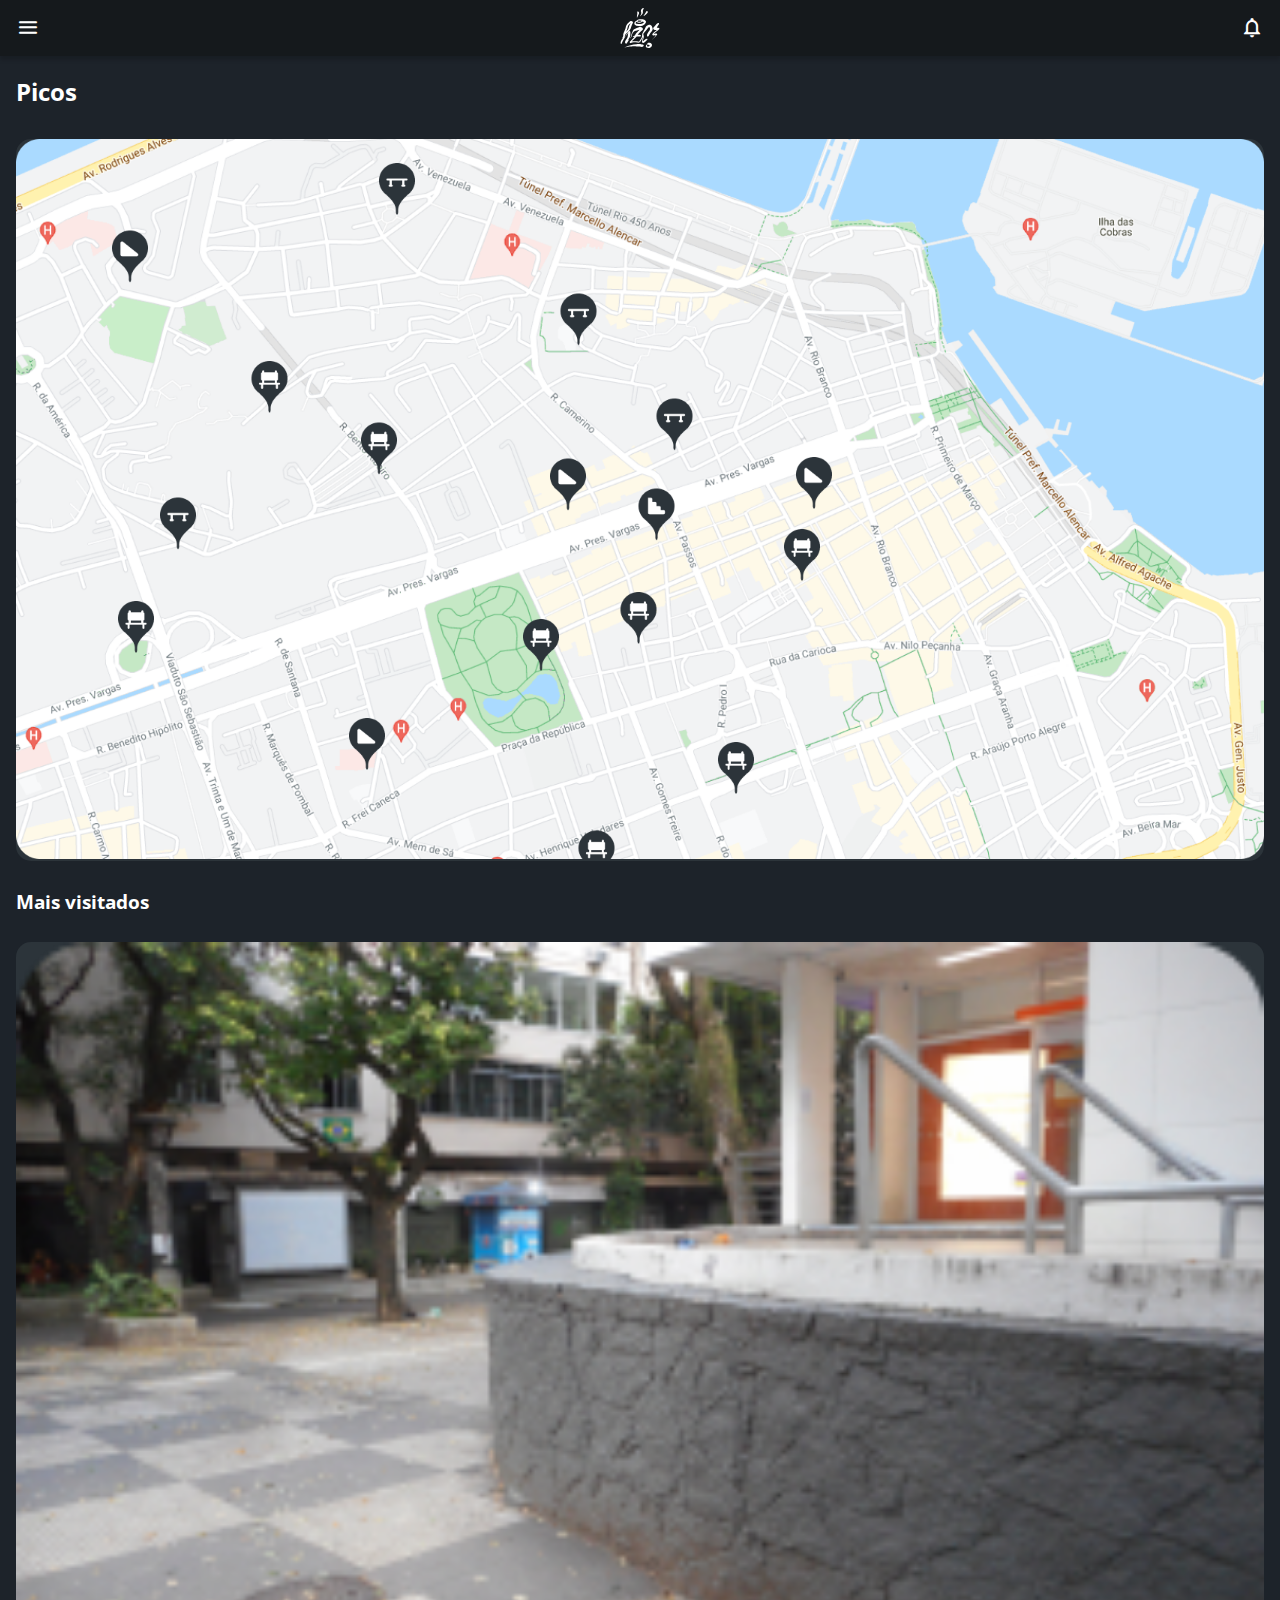
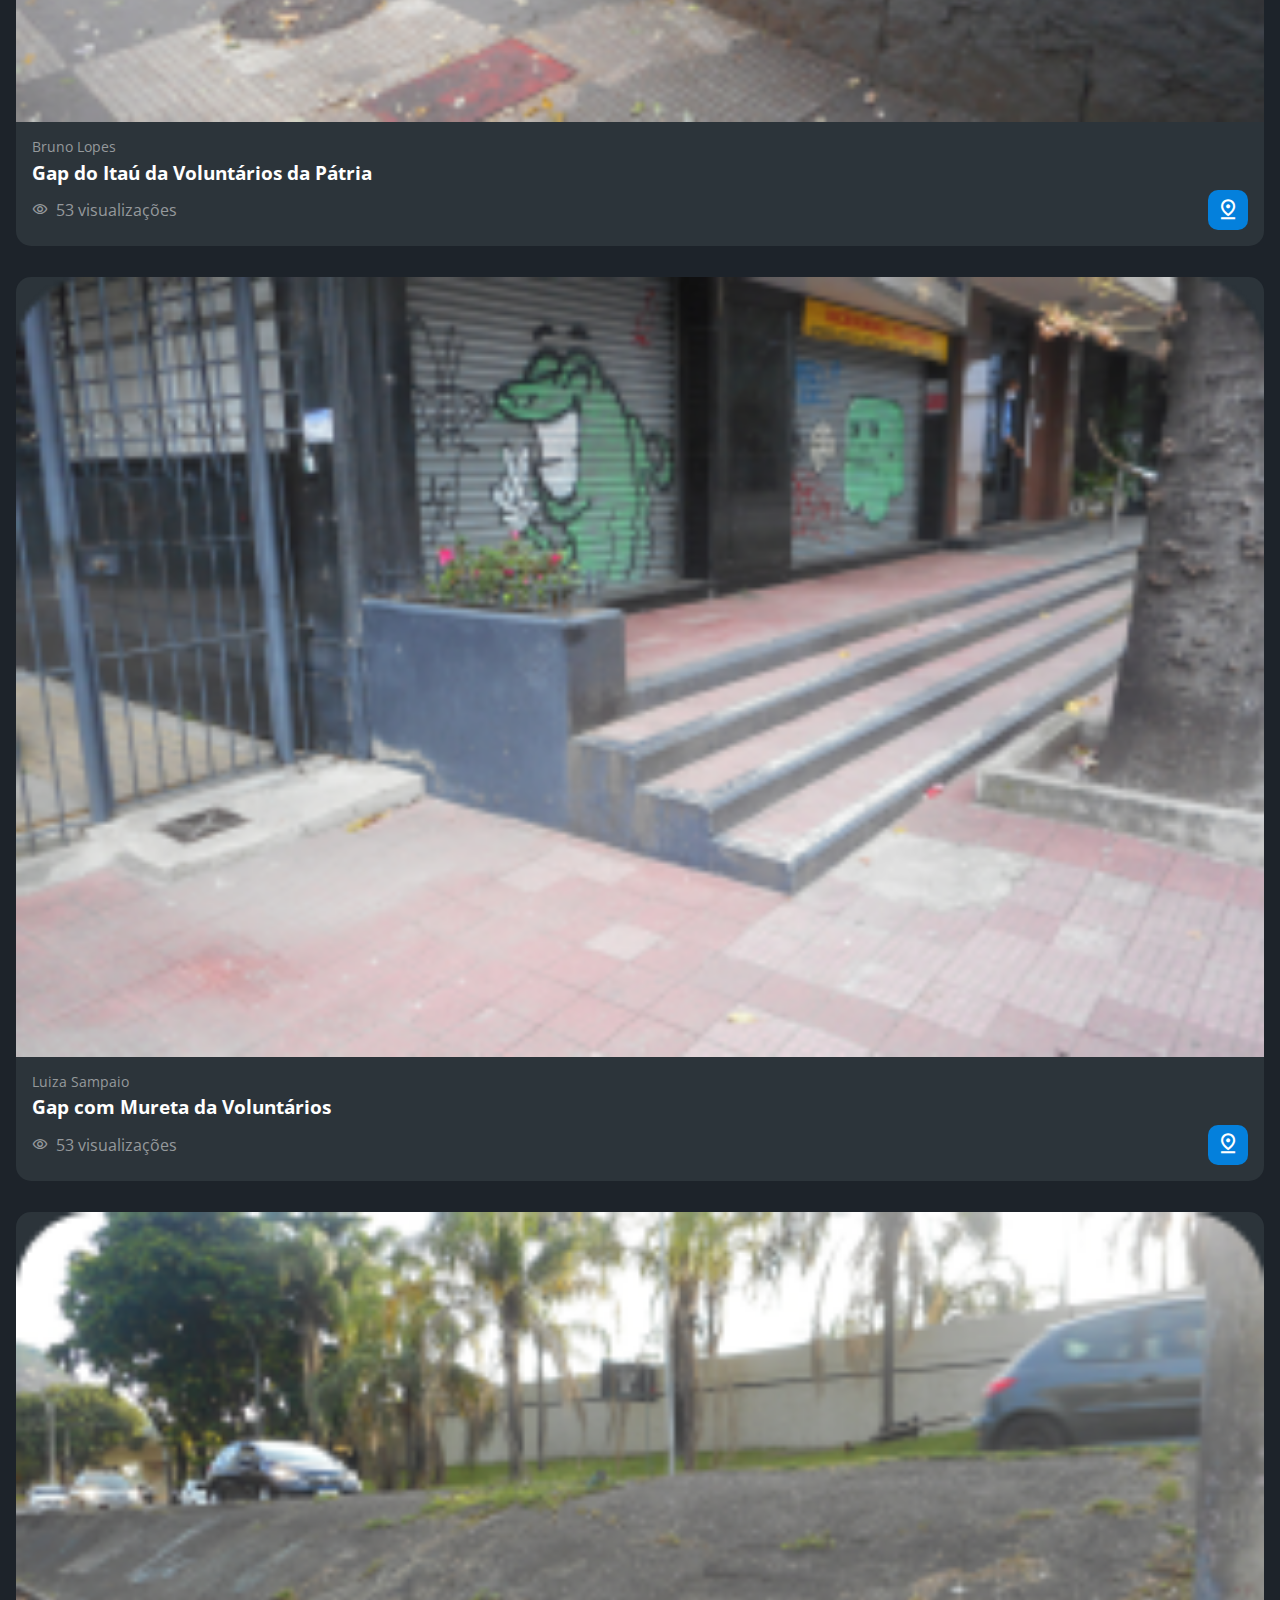
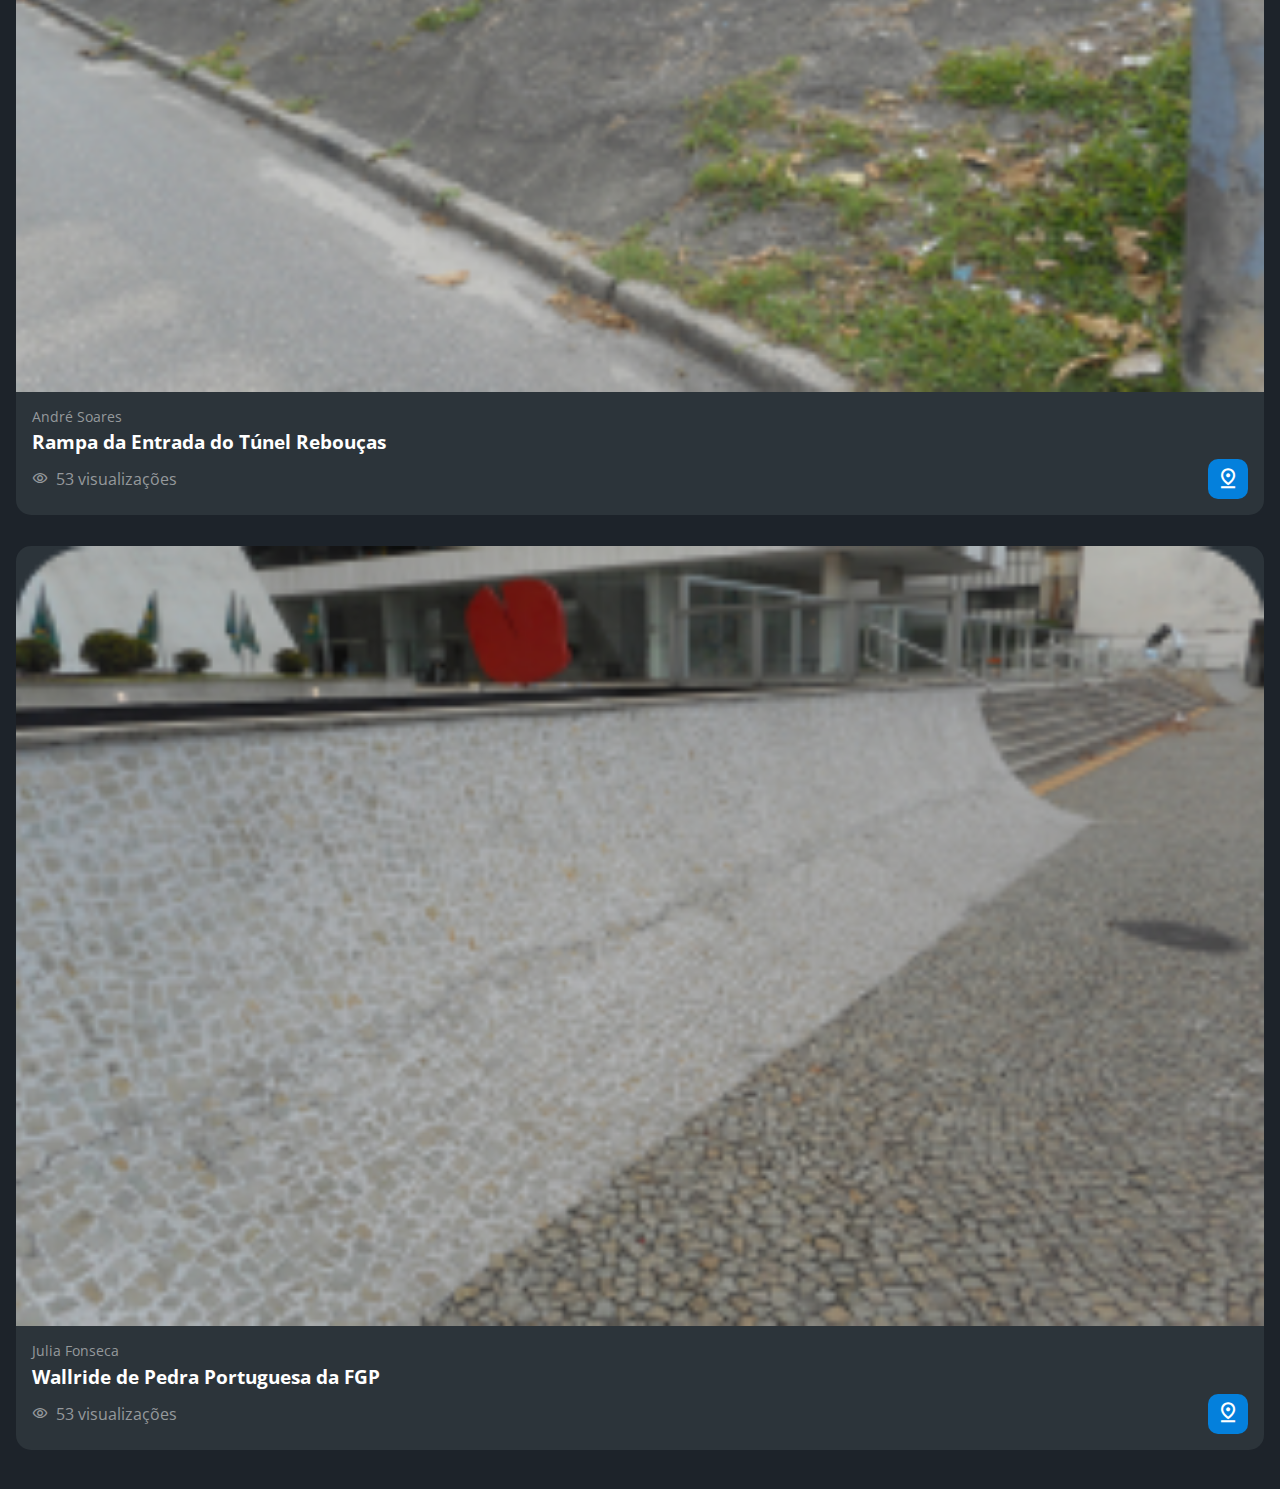
<file: picos.html>
<!DOCTYPE html>
<html lang="pt-br">
<head>
    <meta charset="UTF-8">
    <meta http-equiv="X-UA-Compatible" content="IE=edge">
    <meta name="viewport" content="width=device-width, initial-scale=1.0">
    <title>HZC | Picos</title>
    <link rel="preconnect" href="https://fonts.googleapis.com">
    <link rel="preconnect" href="https://fonts.gstatic.com" crossorigin>
    <link rel="stylesheet" href="https://fonts.googleapis.com/css2?family=Open+Sans:wght@400;600;700&display=swap">
    <link rel="stylesheet" href="assets/css/reset.css">
    <link rel="stylesheet" href="assets/css/estilos.css">
</head>
<body>
    <header class="cabecalho">
        <button class="cabecalho__menu" aria-label="Menu"><i></i></button>
        <img src="assets/img/logo.svg" alt="Logotipo da HZC" class="cabecalho__logo">
        <p class="cabecalho__perfil">Bruno Lopez</p>
        <button class="cabecalho__notificacao" aria-label="Notificação"><i></i></button>
    </header>
    <nav class="menu-lateral">
        <img src="assets/img/logo.svg" alt="Logotipo da HZC" class="menu-lateral__logo">
        <a href="index.html" class="menu-lateral__link menu-lateral__link--inicio">Início</a>
        <a href="videos.html" class="menu-lateral__link menu-lateral__link--videos">Vídeos</a>
        <a href="picos.html" class="menu-lateral__link menu-lateral__link--picos menu-lateral__link--ativo">Picos</a>
        <a href="#" class="menu-lateral__link menu-lateral__link--integrantes">Integrantes</a>
        <a href="#" class="menu-lateral__link menu-lateral__link--camisas">Camisas</a>
        <a href="#" class="menu-lateral__link menu-lateral__link--pinturas">Pinturas</a>
    </nav>
    <main class="principal">
        <h2 class="titulo-pagina">Picos</h2>
        <article class="cartao cartao--destaque destaque-video">
            <img class="pico__link--2" src="assets/img/mapa-picos.png" alt="Mapa dos Picos">
        </article>
        <article class="cartao cartao--recentes videos-recentes">
            <h3 class="cartao__titulo">Favoritos</h3>
            <a href="#" class="cartao__link">Ver todos</a>
            <ul class="cartao__lista">
                <li class="cartao__item pico__link">
                    <img src="assets/img/pico_miniatura_1.png" alt="Thumbnail" class="cartao__item-thumbnail">
                    <h4 class="cartao__item-titulo">Wallride da FGP</h4>
                    <p class="cartao__item-perfil">Júlia Fonseca</p>
                </li>
                <li class="cartao__item pico__link">
                    <img src="assets/img/miniatura_4.png" alt="Thumbnail" class="cartao__item-thumbnail">
                    <h4 class="cartao__item-titulo">Borda de Valores</h4>
                    <p class="cartao__item-perfil">Júlia Fonseca</p>
                </li>
                <li class="cartao__item pico__link">
                    <img src="assets/img/pico_miniatura_3.png" alt="Thumbnail" class="cartao__item-thumbnail">
                    <h4 class="cartao__item-titulo">Wallride do Rebouças</h4>
                    <p class="cartao__item-perfil">Júlia Fonseca</p>
                </li>
                <li class="cartao__item pico__link">
                    <img src="assets/img/pico_miniatura_4.png" alt="Thumbnail" class="cartao__item-thumbnail">
                    <h4 class="cartao__item-titulo">Segundo Setor da Praça Mauá</h4>
                    <p class="cartao__item-perfil">Júlia Fonseca</p>
                </li>
                <li class="cartao__item pico__link">
                    <img src="assets/img/miniatura_4.png" alt="Thumbnail" class="cartao__item-thumbnail">
                    <h4 class="cartao__item-titulo">Borda de Valores</h4>
                    <p class="cartao__item-perfil">Júlia Fonseca</p>
                </li>
                <li class="cartao__item pico__link">
                    <img src="assets/img/pico_miniatura_6.png" alt="Thumbnail" class="cartao__item-thumbnail">
                    <h4 class="cartao__item-titulo">Wallride de rebouças</h4>
                    <p class="cartao__item-perfil">Júlia Fonseca</p>
                </li>
            </ul>
        </article>
        <section class="secao secao-videos">
            <h3 class="titulo-secao">Mais visitados</h3>
            <a class="pico__link" href="pico_1.html">
            <article class="cartao">
                <img src="assets/img/pico_1.png" alt="Vídeo" class="cartao__imagem">
                <div class="cartao__conteudo">
                    <p class="cartao__perfil">Bruno Lopes</p>
                    <h3 class="cartao__titulo">Gap do Itaú da Voluntários da Pátria</h3>
                    <p class="cartao__info cartao__info--visualizacao">53 visualizações</p>
                    <button class="cartao__botao cartao__botao--gps pico__link" aria-label="Assistir agora"></button>
                </div>
            </article>
            </a>
            <article class="cartao pico__link">
                <img src="assets/img/pico_2.png" alt="Vídeo" class="cartao__imagem">
                <div class="cartao__conteudo">
                    <p class="cartao__perfil">Luiza Sampaio</p>
                    <h3 class="cartao__titulo">Gap com Mureta da Voluntários</h3>
                    <p class="cartao__info cartao__info--visualizacao">53 visualizações</p>
                    <button class="cartao__botao cartao__botao--gps pico__link" aria-label="Assistir agora"></button>
                </div>
            </article>
            <article class="cartao pico__link">
                <img src="assets/img/pico_3.png" alt="Vídeo" class="cartao__imagem">
                <div class="cartao__conteudo">
                    <p class="cartao__perfil">André Soares</p>
                    <h3 class="cartao__titulo">Rampa da Entrada do Túnel Rebouças</h3>
                    <p class="cartao__info cartao__info--visualizacao">53 visualizações</p>
                    <button class="cartao__botao cartao__botao--gps pico__link" aria-label="Assistir agora"></button>
                </div>
            </article>
            <article class="cartao pico__link">
                <img src="assets/img/pico_4.png" alt="Vídeo" class="cartao__imagem">
                <div class="cartao__conteudo">
                    <p class="cartao__perfil">Julia Fonseca</p>
                    <h3 class="cartao__titulo">Wallride de Pedra Portuguesa da FGP</h3>
                    <p class="cartao__info cartao__info--visualizacao">53 visualizações</p>
                    <button class="cartao__botao cartao__botao--gps pico__link" aria-label="Assistir agora"></button>
                </div>
            </article>
        </section>
    </main>







    <script src="index.js"></script>   
</body>
</html>
</file>
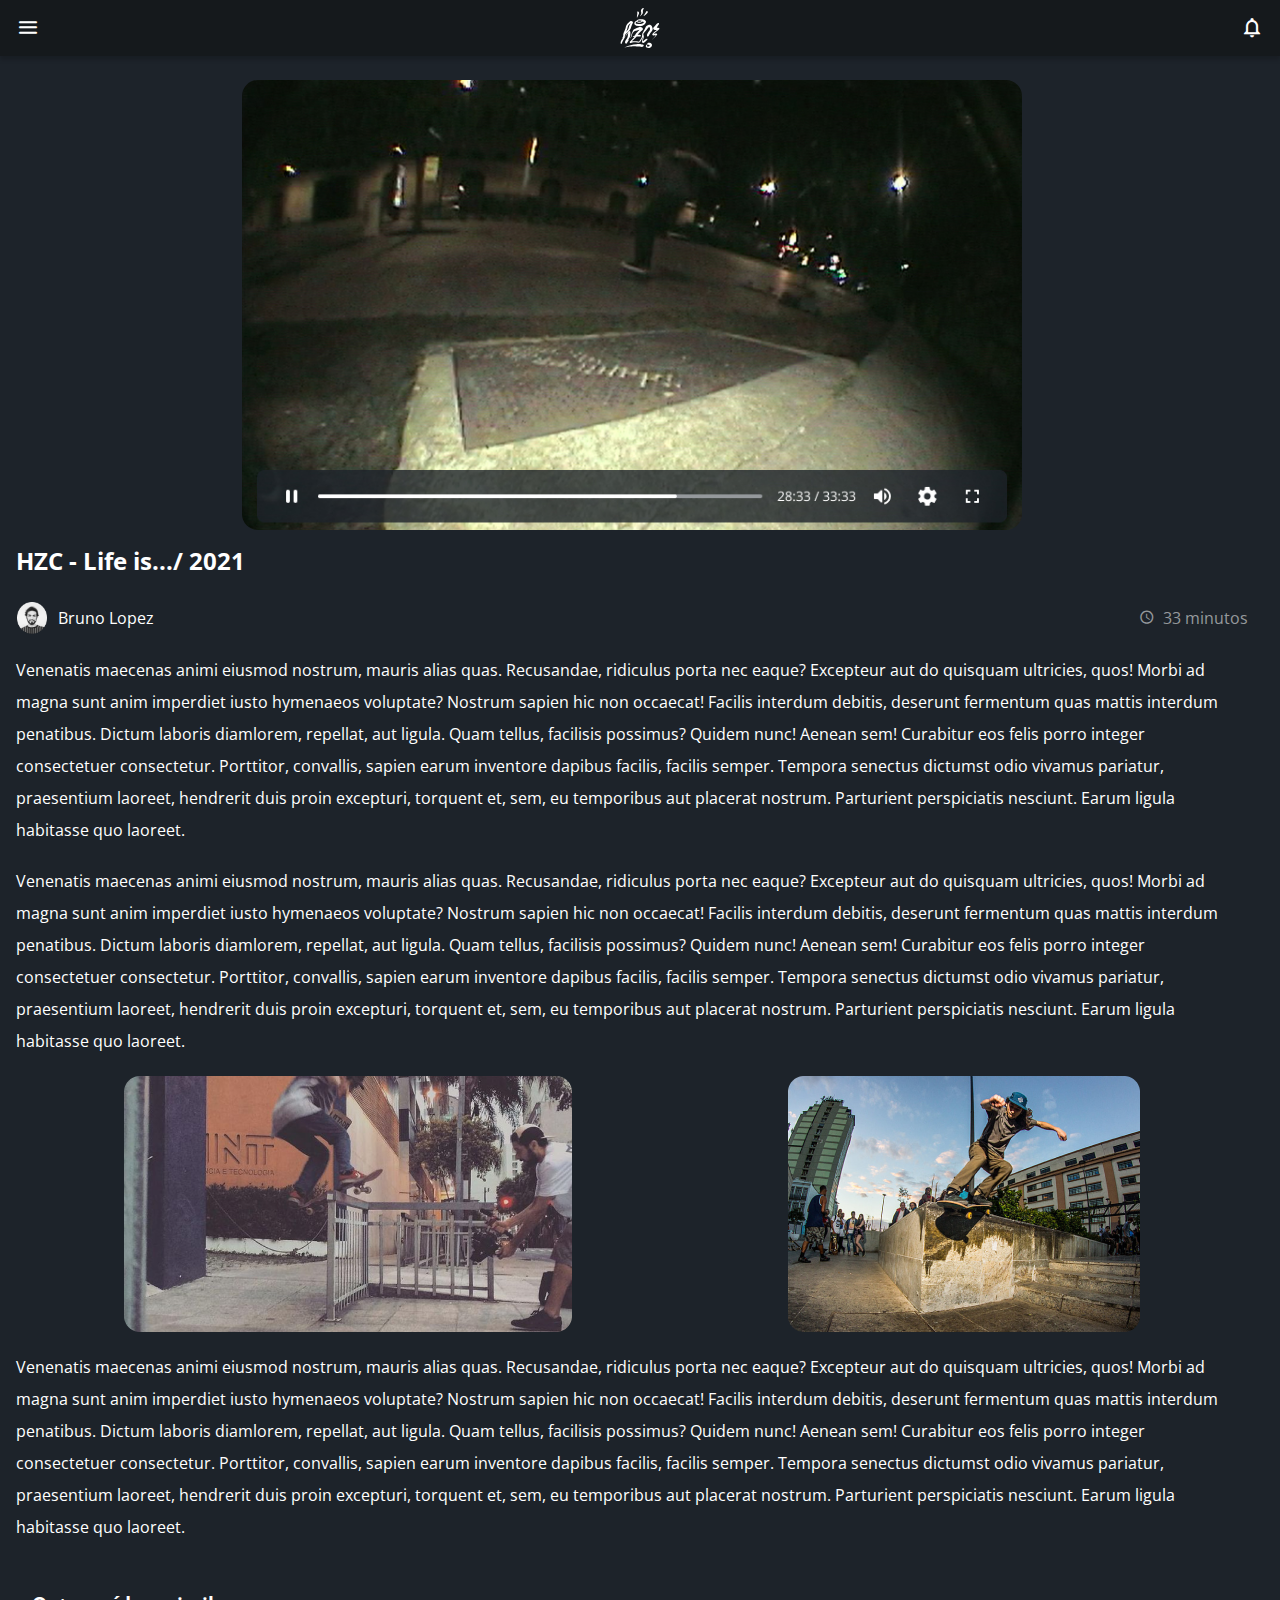
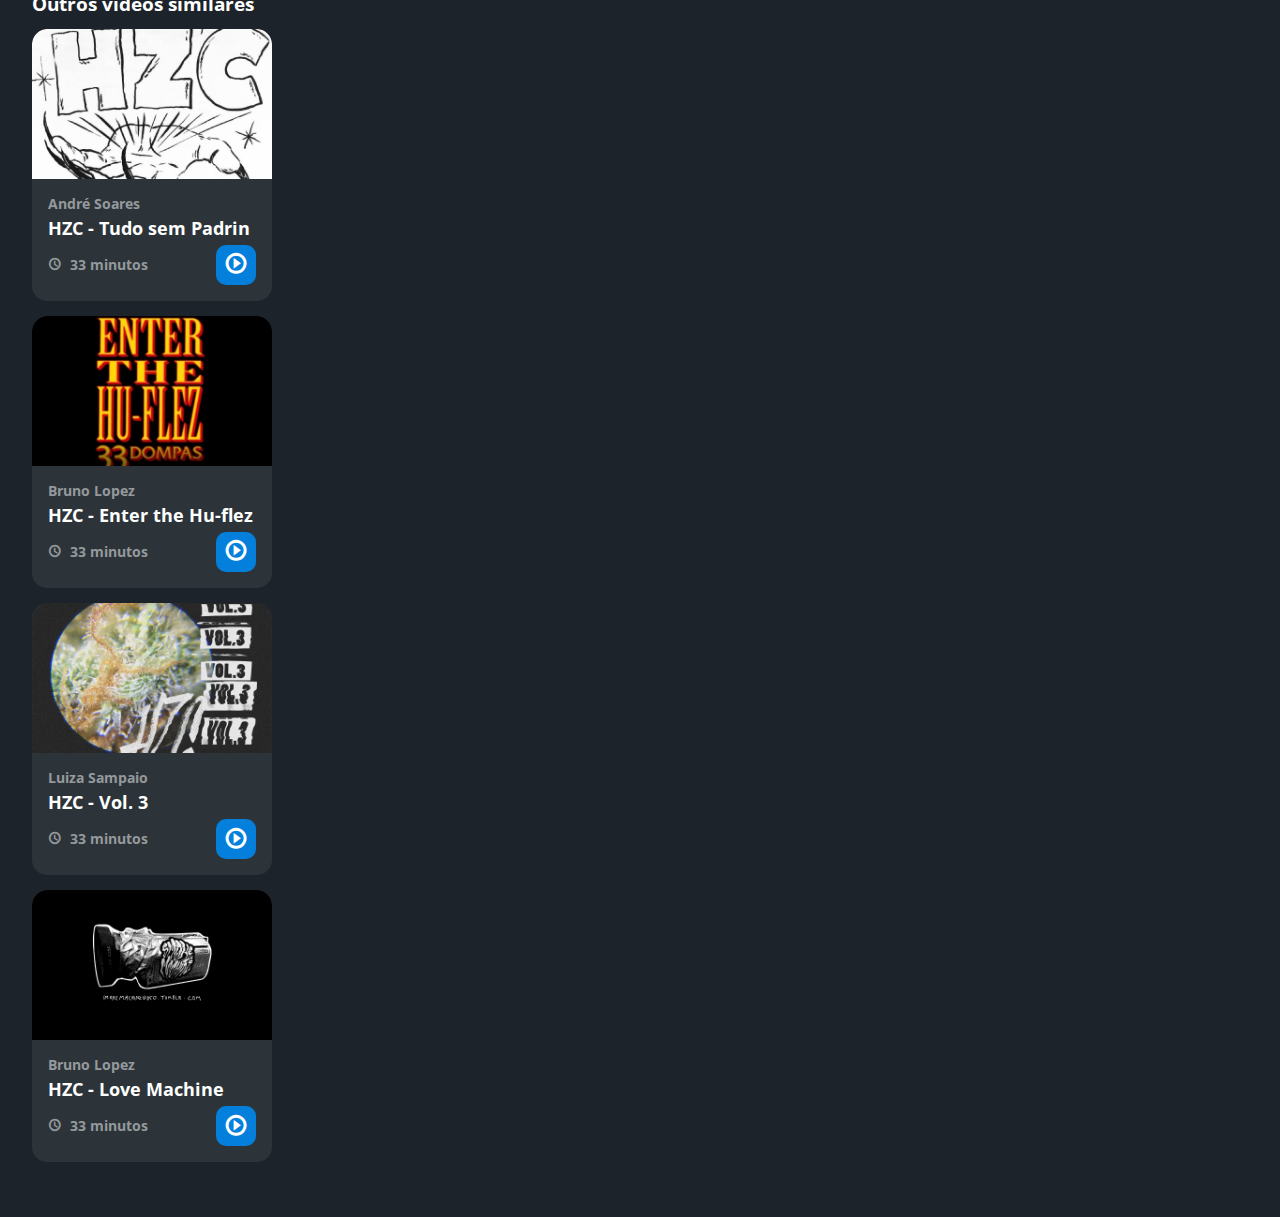
<file: video_1.html>
<!DOCTYPE html>
<html lang="en">
 <head>
    <meta charset="UTF-8">
    <meta http-equiv="X-UA-Compatible" content="IE=edge">
    <meta name="viewport" content="width=device-width, initial-scale=1.0">
    <title>HZC | Vídeos</title>
    <link rel="preconnect" href="https://fonts.googleapis.com">
    <link rel="preconnect" href="https://fonts.gstatic.com" crossorigin>
    <link rel="stylesheet" href="https://fonts.googleapis.com/css2?family=Open+Sans:wght@400;600;700&display=swap">
    <link rel="stylesheet" href="assets/css/reset.css">
    <link rel="stylesheet" href="assets/css/estilos.css">
</head>
<body>
    <header class="cabecalho">
        <button class="cabecalho__menu" aria-label="Menu"><i></i></button>
        <img src="assets/img/logo.svg" alt="Logotipo da HZC" class="cabecalho__logo">
        <p class="cabecalho__perfil">Bruno Lopez</p>
        <button class="cabecalho__notificacao" aria-label="Notificação"><i></i></button>
    </header>
    <nav class="menu-lateral">
        <img src="assets/img/logo.svg" alt="Logotipo da HZC" class="menu-lateral__logo">
        <a href="index.html" class="menu-lateral__link menu-lateral__link--inicio">Início</a>
        <a href="videos.html" class="menu-lateral__link menu-lateral__link--videos menu-lateral__link--ativo">Vídeos</a>
        <a href="picos.html" class="menu-lateral__link menu-lateral__link--picos">Picos</a>
        <a href="#" class="menu-lateral__link menu-lateral__link--integrantes">Integrantes</a>
        <a href="#" class="menu-lateral__link menu-lateral__link--camisas">Camisas</a>
        <a href="#" class="menu-lateral__link menu-lateral__link--pinturas">Pinturas</a>
    </nav>
    <main class="principal">
        <section class="videos--desktop">
            <div class="fotos">
            <img class="foto--0" src="assets\img\video_0.jpg" alt="Video de skate">
            </div>
            <h2 class="titulo-pagina"> HZC - Life is.../ 2021</h2>

            <div class="autor">
                <p class="autor__perfil">Bruno Lopez</p>
                <p class="cartao__info cartao__info--tempo tempo--postagem">33 minutos</p>
            </div>




            <p class="videos--texto">Venenatis maecenas animi eiusmod nostrum, mauris alias quas. Recusandae, ridiculus porta nec eaque? Excepteur aut do quisquam ultricies, quos! Morbi ad magna sunt anim imperdiet iusto hymenaeos voluptate? Nostrum sapien hic non occaecat! Facilis interdum debitis, deserunt fermentum quas mattis interdum penatibus. Dictum laboris diamlorem, repellat, aut ligula. Quam tellus, facilisis possimus? Quidem nunc! Aenean sem! Curabitur eos felis porro integer consectetuer consectetur. Porttitor, convallis, sapien earum inventore dapibus facilis, facilis semper. Tempora senectus dictumst odio vivamus pariatur, praesentium laoreet, hendrerit duis proin excepturi, torquent et, sem, eu temporibus aut placerat nostrum. Parturient perspiciatis nesciunt. Earum ligula habitasse quo laoreet.</p>
            <p class="videos--texto">Venenatis maecenas animi eiusmod nostrum, mauris alias quas. Recusandae, ridiculus porta nec eaque? Excepteur aut do quisquam ultricies, quos! Morbi ad magna sunt anim imperdiet iusto hymenaeos voluptate? Nostrum sapien hic non occaecat! Facilis interdum debitis, deserunt fermentum quas mattis interdum penatibus. Dictum laboris diamlorem, repellat, aut ligula. Quam tellus, facilisis possimus? Quidem nunc! Aenean sem! Curabitur eos felis porro integer consectetuer consectetur. Porttitor, convallis, sapien earum inventore dapibus facilis, facilis semper. Tempora senectus dictumst odio vivamus pariatur, praesentium laoreet, hendrerit duis proin excepturi, torquent et, sem, eu temporibus aut placerat nostrum. Parturient perspiciatis nesciunt. Earum ligula habitasse quo laoreet.</p>
            <div class="fotos">
            <img class="foto--1" src="assets\img\foto_video_1.png" alt="foto skatista trilhando em um corrimão">
            <img class="foto--2" src="assets\img\foto_video_2.png" alt="foto skatista trilhando em um box">            
            </div>

            <p class="videos--texto">Venenatis maecenas animi eiusmod nostrum, mauris alias quas. Recusandae, ridiculus porta nec eaque? Excepteur aut do quisquam ultricies, quos! Morbi ad magna sunt anim imperdiet iusto hymenaeos voluptate? Nostrum sapien hic non occaecat! Facilis interdum debitis, deserunt fermentum quas mattis interdum penatibus. Dictum laboris diamlorem, repellat, aut ligula. Quam tellus, facilisis possimus? Quidem nunc! Aenean sem! Curabitur eos felis porro integer consectetuer consectetur. Porttitor, convallis, sapien earum inventore dapibus facilis, facilis semper. Tempora senectus dictumst odio vivamus pariatur, praesentium laoreet, hendrerit duis proin excepturi, torquent et, sem, eu temporibus aut placerat nostrum. Parturient perspiciatis nesciunt. Earum ligula habitasse quo laoreet.</p>
        </section>
        <section class="videos--similares cartao__titulo videos--desktop">
            <h3 class="titulo-secao">Outros vídeos similares</h3>
            <article class="cartao pico__link">
                <img src="assets\img\video_1.png" alt="Vídeo" class="cartao__imagem">
                <div class="cartao__conteudo">
                    <p class="cartao__perfil" style="font-size: 14px;">André Soares</p>
                    <h3 class="cartao__titulo" style="font-size: 18px;">HZC - Tudo sem Padrin</h3>
                    <p class="cartao__info cartao__info--tempo texto-3" style="font-size: 14px;">33 minutos</p>
                    <button class="cartao__botao cartao__botao--play pico__link" aria-label="Assistir agora"></button>
                </div>
            </article>
            <article class="cartao pico__link">
                <img src="assets\img\video_2.png" alt="Vídeo" class="cartao__imagem">
                <div class="cartao__conteudo">
                    <p class="cartao__perfil" style="font-size: 14px;">Bruno Lopez</p>
                    <h3 class="cartao__titulo" style="font-size: 18px;">HZC - Enter the Hu-flez</h3>
                    <p class="cartao__info cartao__info--tempo" style="font-size: 14px;">33 minutos</p>
                    <button class="cartao__botao cartao__botao--play pico__link" aria-label="Assistir agora"></button>
                </div>
            </article>
            <article class="cartao pico__link">
                <img src="assets\img\video_3.png" alt="Vídeo" class="cartao__imagem">
                <div class="cartao__conteudo">
                    <p class="cartao__perfil" style="font-size: 14px;">Luiza Sampaio</p>
                    <h3 class="cartao__titulo" style="font-size: 18px;">HZC - Vol. 3</h3>
                    <p class="cartao__info cartao__info--tempo" style="font-size: 14px;">33 minutos</p>
                    <button class="cartao__botao cartao__botao--play pico__link" aria-label="Assistir agora"></button>
                </div>
            </article>
            <article class="cartao pico__link">
                <img src="assets\img\video_4.png" alt="Vídeo" class="cartao__imagem">
                <div class="cartao__conteudo">
                    <p class="cartao__perfil" style="font-size: 14px;">Bruno Lopez</p>
                    <h3 class="cartao__titulo" style="font-size: 18px;">HZC - Love Machine</h3>
                    <p class="cartao__info cartao__info--tempo" style="font-size: 14px;">33 minutos</p>
                    <button class="cartao__botao cartao__botao--play pico__link" aria-label="Assistir agora"></button>
                </div>
            </article>
        </section>
    </main>
    
    <script src="index.js"></script>   
</body>
</html>
</file>
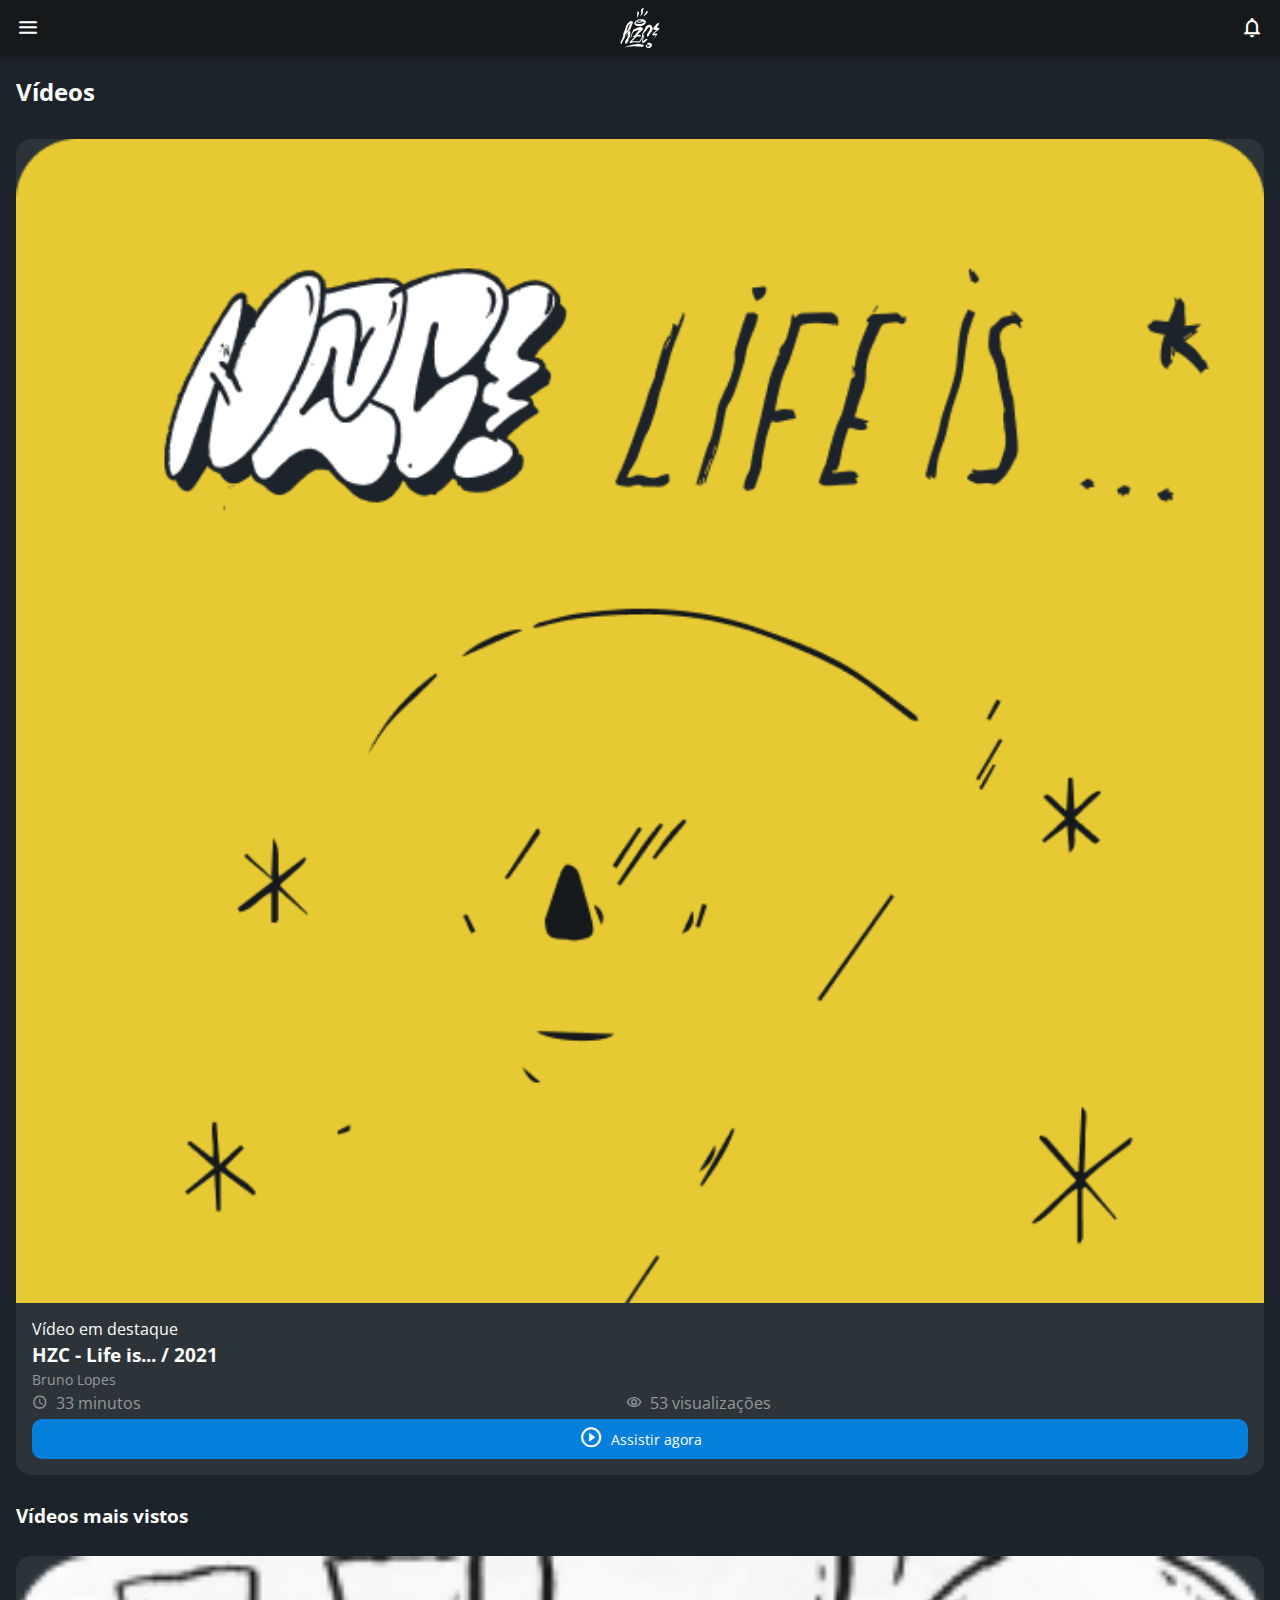
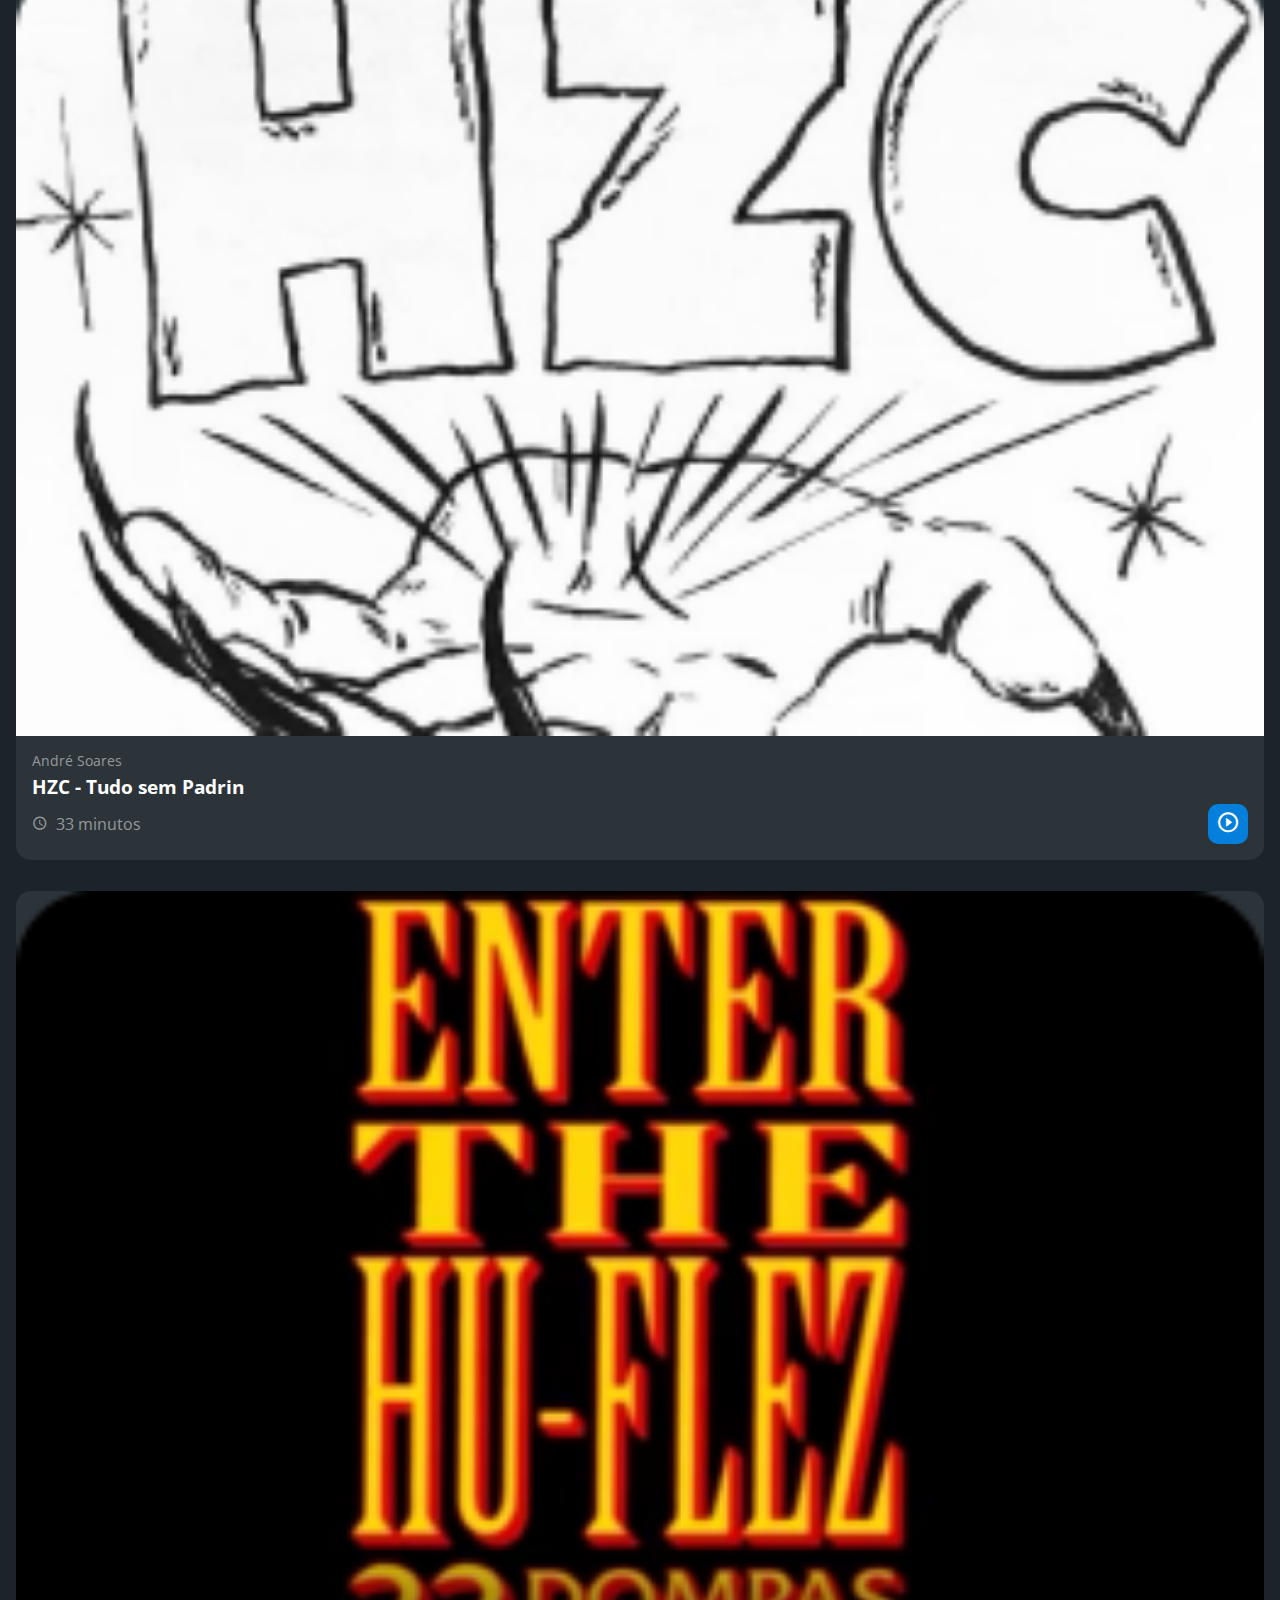
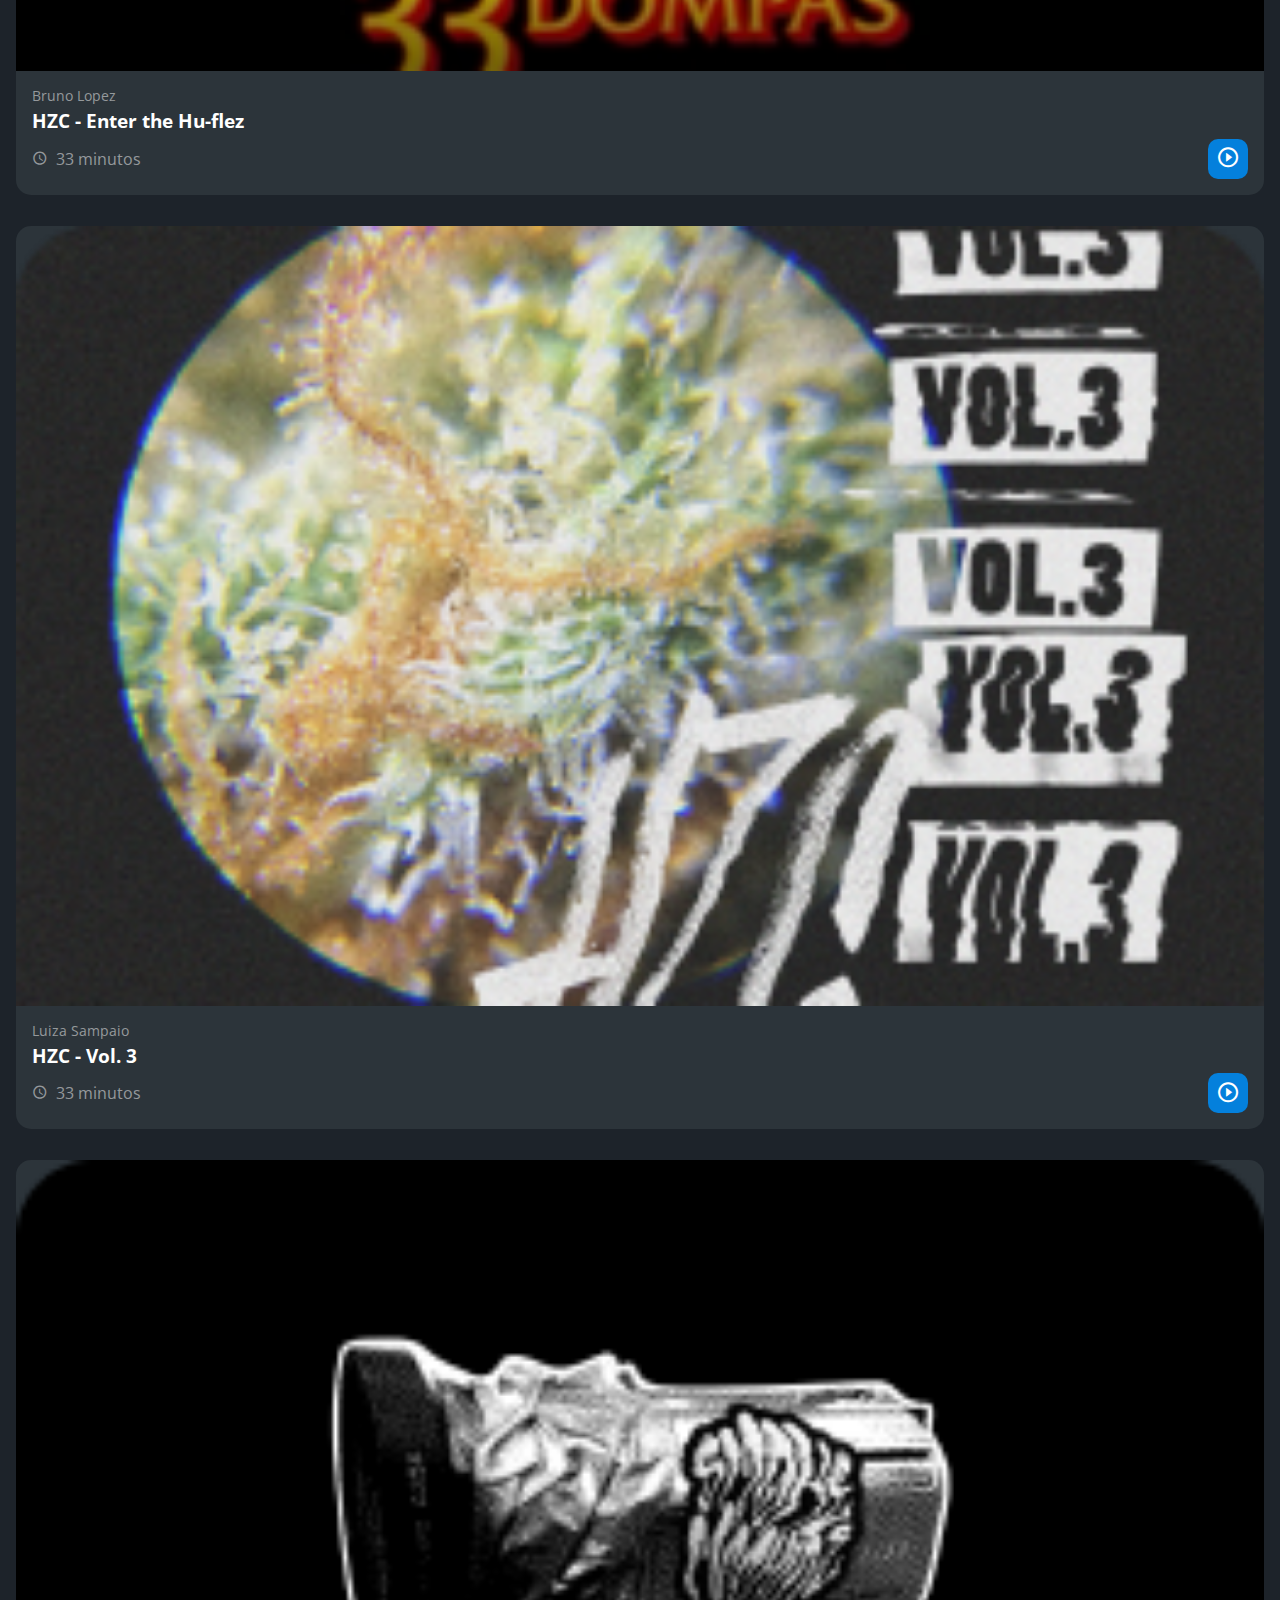
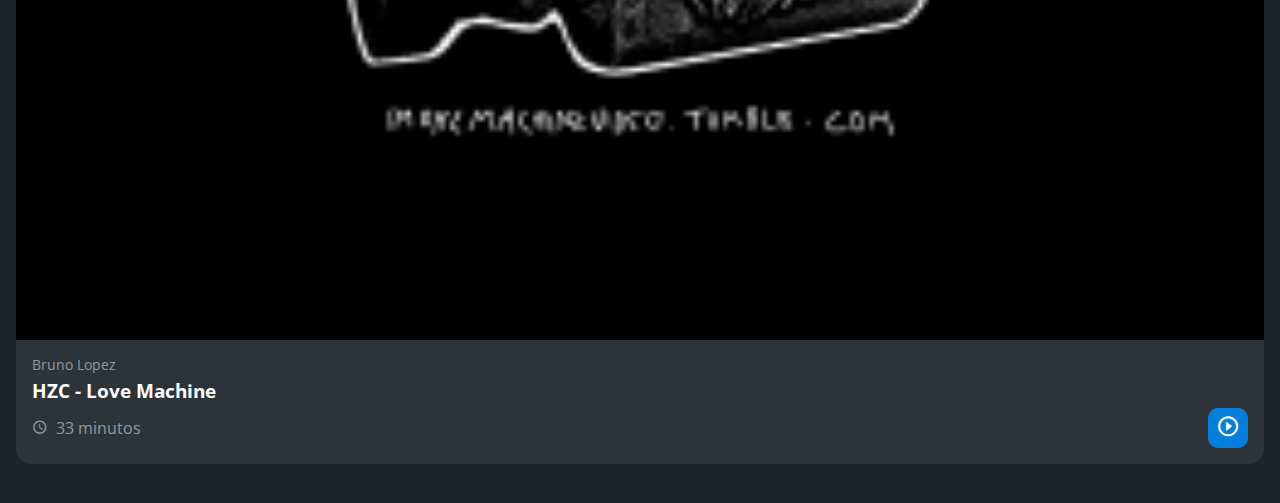
<file: videos.html>
<!DOCTYPE html>
<html lang="pt-br">
<head>
    <meta charset="UTF-8">
    <meta http-equiv="X-UA-Compatible" content="IE=edge">
    <meta name="viewport" content="width=device-width, initial-scale=1.0">
    <title>HZC | Vídeos</title>
    <link rel="preconnect" href="https://fonts.googleapis.com">
    <link rel="preconnect" href="https://fonts.gstatic.com" crossorigin>
    <link rel="stylesheet" href="https://fonts.googleapis.com/css2?family=Open+Sans:wght@400;600;700&display=swap">
    <link rel="stylesheet" href="assets/css/reset.css">
    <link rel="stylesheet" href="assets/css/estilos.css">
</head>
<body>
    <header class="cabecalho">
        <button class="cabecalho__menu" aria-label="Menu"><i></i></button>
        <img src="assets/img/logo.svg" alt="Logotipo da HZC" class="cabecalho__logo">
        <p class="cabecalho__perfil">Bruno Lopez</p>
        <button class="cabecalho__notificacao" aria-label="Notificação"><i></i></button>
    </header>
    <nav class="menu-lateral">
        <img src="assets/img/logo.svg" alt="Logotipo da HZC" class="menu-lateral__logo">
        <a href="index.html" class="menu-lateral__link menu-lateral__link--inicio">Início</a>
        <a href="videos.html" class="menu-lateral__link menu-lateral__link--videos menu-lateral__link--ativo">Vídeos</a>
        <a href="picos.html" class="menu-lateral__link menu-lateral__link--picos">Picos</a>
        <a href="#" class="menu-lateral__link menu-lateral__link--integrantes">Integrantes</a>
        <a href="#" class="menu-lateral__link menu-lateral__link--camisas">Camisas</a>
        <a href="#" class="menu-lateral__link menu-lateral__link--pinturas">Pinturas</a>
    </nav>
    <main class="principal">
        <h2 class="titulo-pagina desktop">Vídeos</h2>
        <article class="cartao cartao--destaque destaque-video pico__link--2 desktop">
            <img src="assets/img/banner-mobile_1.png" alt="Banner do cartao" class="cartao__imagem cartao__imagem--mobile">
            <img src="assets/img/banner_1.png" alt="Banner do cartao" class="cartao__imagem cartao__imagem--desktop">
            <div class="cartao__conteudo cartao__conteudo--principal">
                <p class="cartao__destaque cartao-principal">Vídeo em destaque</p>
                <h3 class="cartao__titulo cartao-principal--titulo">HZC - Life is... / 2021</h3>
                <p class="cartao__perfil cartao-principal--perfil">Bruno Lopes</p>
                <p class="cartao__info cartao__info--tempo cartao-principal--tempo">33 minutos</p>
                <p class="cartao__info cartao__info--visualizacao cartao-principal--vizualizacao">53 visualizações</p>
                <a class="cartao__botao cartao__botao--play cartao__botao--destaque pico__link cartao-principal--botao" href="video_1.html">
                <button>Assistir agora</button>
                </a>
            </div>
        </article>
        <article class="cartao cartao--recentes videos-recentes desktop">
            <h3 class="cartao__titulo">Favoritos</h3>
            <a href="#" class="cartao__link">Ver todos</a>
            <ul class="cartao__lista">
                <li class="cartao__item pico__link">
                    <img src="assets/img/miniatura_1.png" alt="Thumbnail" class="cartao__item-thumbnail">
                    <h4 class="cartao__item-titulo">HZC - Love machine</h4>
                    <p class="cartao__item-perfil">Júlia Fonseca</p>
                </li>
                <li class="cartao__item pico__link">
                    <img src="assets/img/miniatura_2.png" alt="Thumbnail" class="cartao__item-thumbnail">
                    <h4 class="cartao__item-titulo">HZC - Vol. 3</h4>
                    <p class="cartao__item-perfil">Júlia Fonseca</p>
                </li>
                <li class="cartao__item pico__link">
                    <img src="assets/img/miniatura_3.png" alt="Thumbnail" class="cartao__item-thumbnail">
                    <h4 class="cartao__item-titulo">HZC - Pescaria na Urca</h4>
                    <p class="cartao__item-perfil">Júlia Fonseca</p>
                </li>
                <li class="cartao__item pico__link">
                    <img src="assets/img/miniatura_4.png" alt="Thumbnail" class="cartao__item-thumbnail">
                    <h4 class="cartao__item-titulo">Vidalocagi - Guerreiros do Asfalto</h4>
                    <p class="cartao__item-perfil">Júlia Fonseca</p>
                </li>
                <li class="cartao__item pico__link">
                    <img src="assets/img/miniatura_5.png" alt="Thumbnail" class="cartao__item-thumbnail">
                    <h4 class="cartao__item-titulo">Vidalocagi - Não importa o nível</h4>
                    <p class="cartao__item-perfil">Júlia Fonseca</p>
                </li>
            </ul>
        </article>
        <section class="secao secao-videos desktop">
            <h3 class="titulo-secao">Vídeos mais vistos</h3>
            <article class="cartao pico__link videos__texto--desktop">
                <img src="assets/img/video_1.png" alt="Vídeo" class="cartao__imagem">
                <div class="cartao__conteudo">
                    <p class="cartao__perfil">André Soares</p>
                    <h3 class="cartao__titulo">HZC - Tudo sem Padrin</h3>
                    <p class="cartao__info cartao__info--tempo">33 minutos</p>
                    <button class="cartao__botao cartao__botao--play pico__link" aria-label="Assistir agora"></button>
                </div>
            </article>
            <article class="cartao pico__link videos__texto--desktop">
                <img src="assets/img/video_2.png" alt="Vídeo" class="cartao__imagem">
                <div class="cartao__conteudo">
                    <p class="cartao__perfil">Bruno Lopez</p>
                    <h3 class="cartao__titulo">HZC - Enter the Hu-flez</h3>
                    <p class="cartao__info cartao__info--tempo">33 minutos</p>
                    <button class="cartao__botao cartao__botao--play pico__link" aria-label="Assistir agora"></button>
                </div>
            </article>
            <article class="cartao pico__link videos__texto--desktop">
                <img src="assets/img/video_3.png" alt="Vídeo" class="cartao__imagem">
                <div class="cartao__conteudo">
                    <p class="cartao__perfil">Luiza Sampaio</p>
                    <h3 class="cartao__titulo">HZC - Vol. 3</h3>
                    <p class="cartao__info cartao__info--tempo">33 minutos</p>
                    <button class="cartao__botao cartao__botao--play pico__link" aria-label="Assistir agora"></button>
                </div>
            </article>
            <article class="cartao pico__link videos__texto--desktop">
                <img src="assets/img/video_4.png" alt="Vídeo" class="cartao__imagem">
                <div class="cartao__conteudo">
                    <p class="cartao__perfil">Bruno Lopez</p>
                    <h3 class="cartao__titulo">HZC - Love Machine</h3>
                    <p class="cartao__info cartao__info--tempo">33 minutos</p>
                    <button class="cartao__botao cartao__botao--play pico__link" aria-label="Assistir agora"></button>
                </div>
            </article>
        </section>


        <!-----------------------------Video-Desktop---------------------------------->
        
        


    </main>
    
    <script src="index.js"></script>   
</body>
</html>
</file>
<file: assets/css/estilos.css>
@font-face {
    font-family: 'icones';
    src: url(../font/icones.ttf);
}

body {
    background-color: #1D232A;
    font-family: 'Open Sans', 'icones', sans-serif;
    color: #FFFFFF;
}

/*-------------header-----------------*/

.cabecalho {
    display: flex;
    justify-content: space-between;
    align-items: center;
    background-color: #15191C;
    padding: 8px 16px;
    box-shadow: 0px 4px 4px rgba(0, 0, 0, 0.16);
}

.cabecalho__menu i::before {
    content: "\e904";
    font-size: 24px;
}

.cabecalho__notificacao i::before {
    content: "\e906";
    font-size: 24px;
}

.cabecalho__logo {
    width: 40px;
}

.cabecalho__perfil {
    display: none;
}


.menu-lateral {
    display: flex;
    flex-direction: column;
    background-color: #15191C;
    width: 75vw;
    height: 100vh;

    position: absolute;
    left: -100vw;
    transition: .25s;
}

.menu-lateral--ativo {
    left: 0;
    transition: .25s;
}

.menu-lateral__logo {
    width: 118px;
    align-self: center;
    padding: 16px;
}

.menu-lateral__link {
    height: 64px;
    color: #95999C;
    padding-left: 64px;
    display: flex;
    align-items: center;
}

.menu-lateral__link--ativo {
    color: #FFFFFF;
    padding-left: 56px;
    border-left: 8px solid #FFFFFF;
}

.menu-lateral__link::before {
    content: "\e900";
    width: 24px;
    height: 24px;
    font-size: 24px;
    position: absolute;
    left: 24px;
}

.menu-lateral__link--inicio::before {
    content: "\e902";
}

.menu-lateral__link--videos::before {
    content: "\e90e";
}

.menu-lateral__link--picos::before {
    content: "\e909";
}

.menu-lateral__link--integrantes::before {
    content: "\e903";
}

.menu-lateral__link--camisas::before {
    content: "\e900";
}

.menu-lateral__link--pinturas::before {
    content: "\e90a";
}


.principal {
    padding: 24px 16px;
    display: grid;
    gap: 16px;
}

.titulo-pagina {
    font-size: 1.5rem;
    font-weight: 700;
}

.titulo-secao {
    font-size: 1.2rem;
    font-weight: 700;
}



.cartao {
    width: 100%;
    border-radius: 15px;
    overflow: hidden;
    background-color: #2C343A;
}

.cartao__imagem--desktop{
    display: none;
}

.cartao--destaque {
    margin-bottom: 16px;
}

.cartao__conteudo {
    padding: 16px;
    display: grid;
    grid-template-columns: repeat(2, auto);
    grid-template-rows: repeat(auto, auto);
    gap: 8px;
}

.cartao__destaque {
    grid-row: 1;
    grid-column: span 2;
}

.cartao__titulo {
    font-size: 1.2rem;
    font-weight: 700;
    grid-column: span 2;
}

.cartao__perfil {
    color: #95999C;
    font-size: 0.9rem;
    grid-column: span 2;
}

.cartao__info {
    display: flex;
    align-items: center;
    color: #95999C;
}

.cartao__info--tempo::before {
    content: "\e90c";
    margin-right: 8px;    
}

.cartao__info--visualizacao::before {
    content: "\e90f";
    margin-right: 8px;    
}

.cartao__info--preco::before {
    content: "\e905";
    margin-right: 8px;    
}
.cartao__botao--destaque{
    grid-column: span 2;

}
.cartao__botao {
    display: flex;
    justify-content: center;
    align-items: center;
    background-color: #0480DC;
    width: 40px;
    height: 40px;
    border-radius: 10px;
    font-size: 0.9rem;
    justify-self: flex-end;
}

.cartao__botao--play::before {
    content: "\e90b";
    font-size: 24px;
}

.cartao__botao--gps::before {
    content: "\e909";
    font-size: 24px;
}

.cartao__botao--destaque {
    width: 100%;
}

.cartao__botao--destaque::before {
    margin-right: 8px;
}

.cartao--recentes {
    display: none;
}




/*------------destaque-----------*/


.secao {
    display: grid;
    gap: 16px;
}


/*---------------Picos---------------*/

.pico__link, .pico__link--2{
    cursor: pointer;
}

.pico__link:hover{
    opacity: 0.7;
}

.pico__link:active, .pico__link--2:active{
    opacity: 0.5;
}

/*--------video desktop--------*/
    .foto--1{
        width: 448px;
        height: 256px;
    }
    .foto--2{
        width: 352px;
        height: 256px;
    }
    .videos--similares {
        align-items: center;
        width: 272px;
        padding: 16px;
        box-sizing: border-box;
        align-self: flex-start;
    }
    .titulo-secao, .cartao{
        margin-bottom: 15px;
    }
    .videos--texto{
        font-size: 16px;
        line-height: 32px;
        font-weight: 400;
        font-style: normal;
    }
    .titulo-pagina, .videos--texto, .foto--0, .foto--1, .foto--2 {
        margin-bottom: 1.2rem;
    }
    .fotos{
        display: flex;
        justify-content: space-around;
    }

    .foto--0{
        border-radius: 16px;
        width: auto;
        height: 450px;

}

    .autor{
        display: flex;
        justify-content: space-between;
        align-items: center;
        padding-top: 10px;
    }
    .tempo--postagem{
        align-self: flex-start;
        padding-top: 8px;
    }
    .autor__perfil {

        display: grid;
        grid-template-columns: repeat(3, auto);
        align-items: center;
        margin-bottom: 1.2rem;
    }

    .autor__perfil::before {
        content: "";
        display:inline-block;
        margin-right: 10px;
        width: 32px;
        height: 32px;
        background-image: url(../img/profile_2.png);
        background-size: contain;
        background-repeat: no-repeat;
        background-position: center;
    }


/*---------------pico-desktop--------------*/



/*---------------------------DESKTOP----------------*/



@media screen and (min-width: 1440px) {
    body {
        display: grid;
        grid-template-columns: auto 1fr;
    }
    .cabecalho {
        background-color: #1D232A;
        display: grid;
        column-gap: 32px;
        grid-template-columns: 1fr auto;
        padding: 16px 60px;
        height: 80px;
        box-sizing: border-box;
        grid-column: 2;
    }

    .cabecalho__menu {
        display: none;
    }

    .cabecalho__logo {
        display: none;
    }

    .cabecalho__perfil {
        display: grid;
        grid-template-columns: repeat(3, auto);
        column-gap: 8px;
        align-items: center;
        justify-self: flex-end;
        color: #95999C;
        padding: 8px 32px;
        border-right: 1px solid #95999C;
    }

    .cabecalho__perfil::before {
        content: "";
        display: block;
        width: 32px;
        height: 32px;
        background-image: url(../img/profile_2.png);
        background-size: contain;
        background-repeat: no-repeat;
        background-position: center;
    }

    .cabecalho__perfil::after {
        content: "\e90d";
        color: #FFFFFF;
        font-size: 1.5rem;
    }

    .menu-lateral {
        position: static;
        width: 200px;
        grid-column: 1;
        grid-row: 1 / span 2;
    }

    .principal {
        display: grid;
        grid-template-columns: auto 1fr auto;
        grid-template-areas: 
            "titulo-pagina titulo-pagina titulo-pagina"        
            "destaque-video destaque-video videos-recentes"
            "secao-videos secao-videos secao-videos"
            "produtos-recentes destaque-produtos destaque-produtos"
            "secao-produtos secao-produtos secao-produtos"
        ;
        column-gap: 32px;
        padding: 16px 60px;
        grid-column: 2;
    }

    .titulo-secao{
        grid-column: span 4;
    }

    .cartao__conteudo--principal{
        padding: 16px;
        display: grid;
        grid-template-columns: repeat(5, 1fr);
        grid-template-rows: repeat(5, auto);
        gap: 8px;
    }
    
    .cartao-principal{
        grid-column: 1 / span 5;
        grid-row: 1 ;
    }
    
    .cartao-principal--titulo{
        grid-column: 1 / span 5;
        grid-row: 2;
        font-size: 26px;
    
    }
    
    .cartao-principal--perfil{
        grid-column: 1 / span 4;
        grid-row: 3;
        display: flex;
        flex-direction: row;
        align-items: center;
    }
    
    .cartao-principal--perfil::before {
        content: "";
        display: block;
        width: 24px;
        height: 24px;
        background-image: url(../img/profile_2.png);
        background-size: contain;
        background-repeat: no-repeat;
        background-position: center;
        margin: 5px;
    }
    
    .cartao-principal--tempo{
        grid-column: 1;
        grid-row: 4;
    }
    
    .cartao-principal--vizualizacao{
        grid-row: 4;
        grid-column: 2;
    }
    
    .cartao-principal--botao{
        display: flex;
        justify-content: center;
        align-items: center;
        background-color: #0480DC;
        width: 40px;
        height: 15px;
        border-radius: 10px;
        font-size: 0.9rem;
        justify-self: flex-end;
        width: 100%;
    }
    .cartao--destaque{
        margin-bottom: 0;
    }

    .cartao__imagem--mobile{
        display: none;
    }

    .cartao__imagem--desktop{
        display: block;
    }

    .cartao__botao--destaque{
        grid-column: auto;
        padding: 16px 8px;
    }

    .cartao--recentes{
        display: grid;
        grid-template-columns: auto auto;
        align-items: center;
        row-gap: 24px;
        width: 256px;
        padding: 16px;
        box-sizing: border-box;
        align-self: flex-start;
    }

    .cartao--recentes .cartao__titulo {
        grid-column: auto;
    }

    .cartao__link {
        font-size: 0.8rem;
        font-weight: 600;
        color: #0480DC;
        justify-self: flex-end;
    }
    
    .cartao__lista {
        display: grid;
        row-gap: 16px;
        grid-column: span 2;
    }

    .cartao__item {
        display: grid;
        grid-template-columns: auto 1fr;
        gap: 8px;
    }

    .cartao__item-thumbnail {
        width: 32px;
        grid-row: span 2;
    }

    .cartao__item-titulo {
        font-size: 0.9rem;
        line-height: 1.2rem;
        font-weight: 700;
    }

    .cartao__item-perfil {
        font-size: 0.8rem;
        color: #95999C;
    }
    .secao{
        grid-template-columns: repeat(4, 1fr);
    }
    
    .destaque-video{
        grid-area: destaque-video;
    }
    
    .videos-recentes{
        grid-area: videos-recentes;
    }
    
    .secao-videos{
        grid-area: secao-videos;
    }
    
    .destaque-produtos{
        grid-area: destaque-produtos;
    }
    
    .produtos-recentes{
        grid-area: produtos-recentes;
    }
    
    .secao-produtos{
        grid-area: secao-produtos;
    }

    .foto-mapa{
        width: 800px;
        height: auto;
        margin-bottom: 1.5rem;
    }
    
    #texto-1{
        font-size: 14px;
    }
    #texto-2{
        font-size: 18px;
    }

}
</file>
